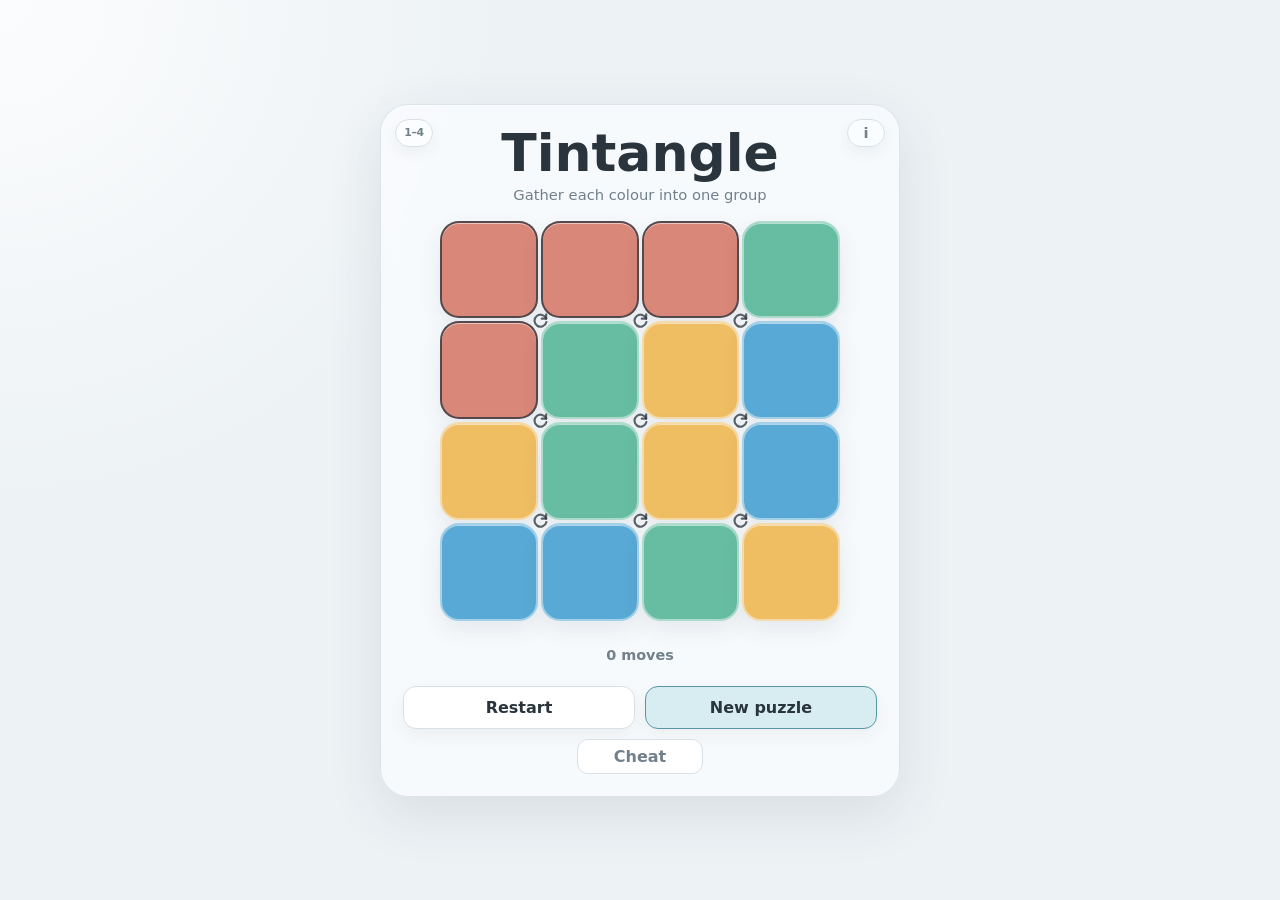
<file: index.html>
<!doctype html>
<html lang="en">

<head>
  <meta charset="utf-8">
  <meta name="viewport" content="width=device-width, initial-scale=1">
  <meta name="theme-color" content="#edf2f5">
  <title>Tintangle</title>
  <link rel="stylesheet" href="styles.css?v=20260714f">
  <script src="src/game.js?v=20260714g" defer></script>
</head>

<body>
  <main class="app">
    <section class="play-area" aria-labelledby="title">
      <button id="number-button" class="number-button" type="button" aria-pressed="false"
        aria-label="Show colour numbers">1–4</button>
      <button id="info-button" class="info-button" type="button" aria-expanded="false" aria-controls="info-panel"
        aria-label="How to play">i</button>

      <aside id="info-panel" class="info-panel" hidden>
        <h2>How to play</h2>
        <p>Make every colour into one edge-connected group.</p>
        <p>Use a rotation icon at an internal corner to turn its surrounding four squares clockwise.</p>
        <p>The number below the board is your move count. Each puzzle is solvable in seven or fewer moves.</p>
        <p>The 1–4 button shows or hides a number for each colour.</p>
        <p>"Cheat" restores the puzzle to its initial state, and illustrates one possible solution.</p>
      </aside>

      <div class="masthead">
        <h1 id="title" class="title-hint" tabindex="0"
          data-hint="Rotate tiles until each colour is together.">Tintangle</h1>
        <p class="subtitle">Gather each colour into one group</p>
      </div>

      <div id="board" class="board" aria-label="Colour board"></div>

      <div id="status" class="status" aria-live="polite">
        <p id="move-count">0 moves</p>
      </div>

      <div id="completion-message" class="completion-message" aria-live="polite"></div>

      <div class="toolbar" aria-label="Game controls">
        <button id="restart-button" type="button">Restart</button>
        <button id="new-button" type="button">New puzzle</button>
      </div>
      <div class="cheat-row">
        <button id="cheat-button" type="button" disabled>Cheat</button>
      </div>

      <dialog id="cheat-dialog" class="cheat-dialog" aria-labelledby="cheat-dialog-title">
        <form method="dialog">
          <h2 id="cheat-dialog-title">Use Cheat?</h2>
          <p>Are you sure? This will return the board to its initial state and show a solution.</p>
          <div class="dialog-actions">
            <button value="cancel" autofocus>Cancel</button>
            <button value="confirm">Show solution</button>
          </div>
        </form>
      </dialog>
    </section>
  </main>
</body>

</html>
</file>
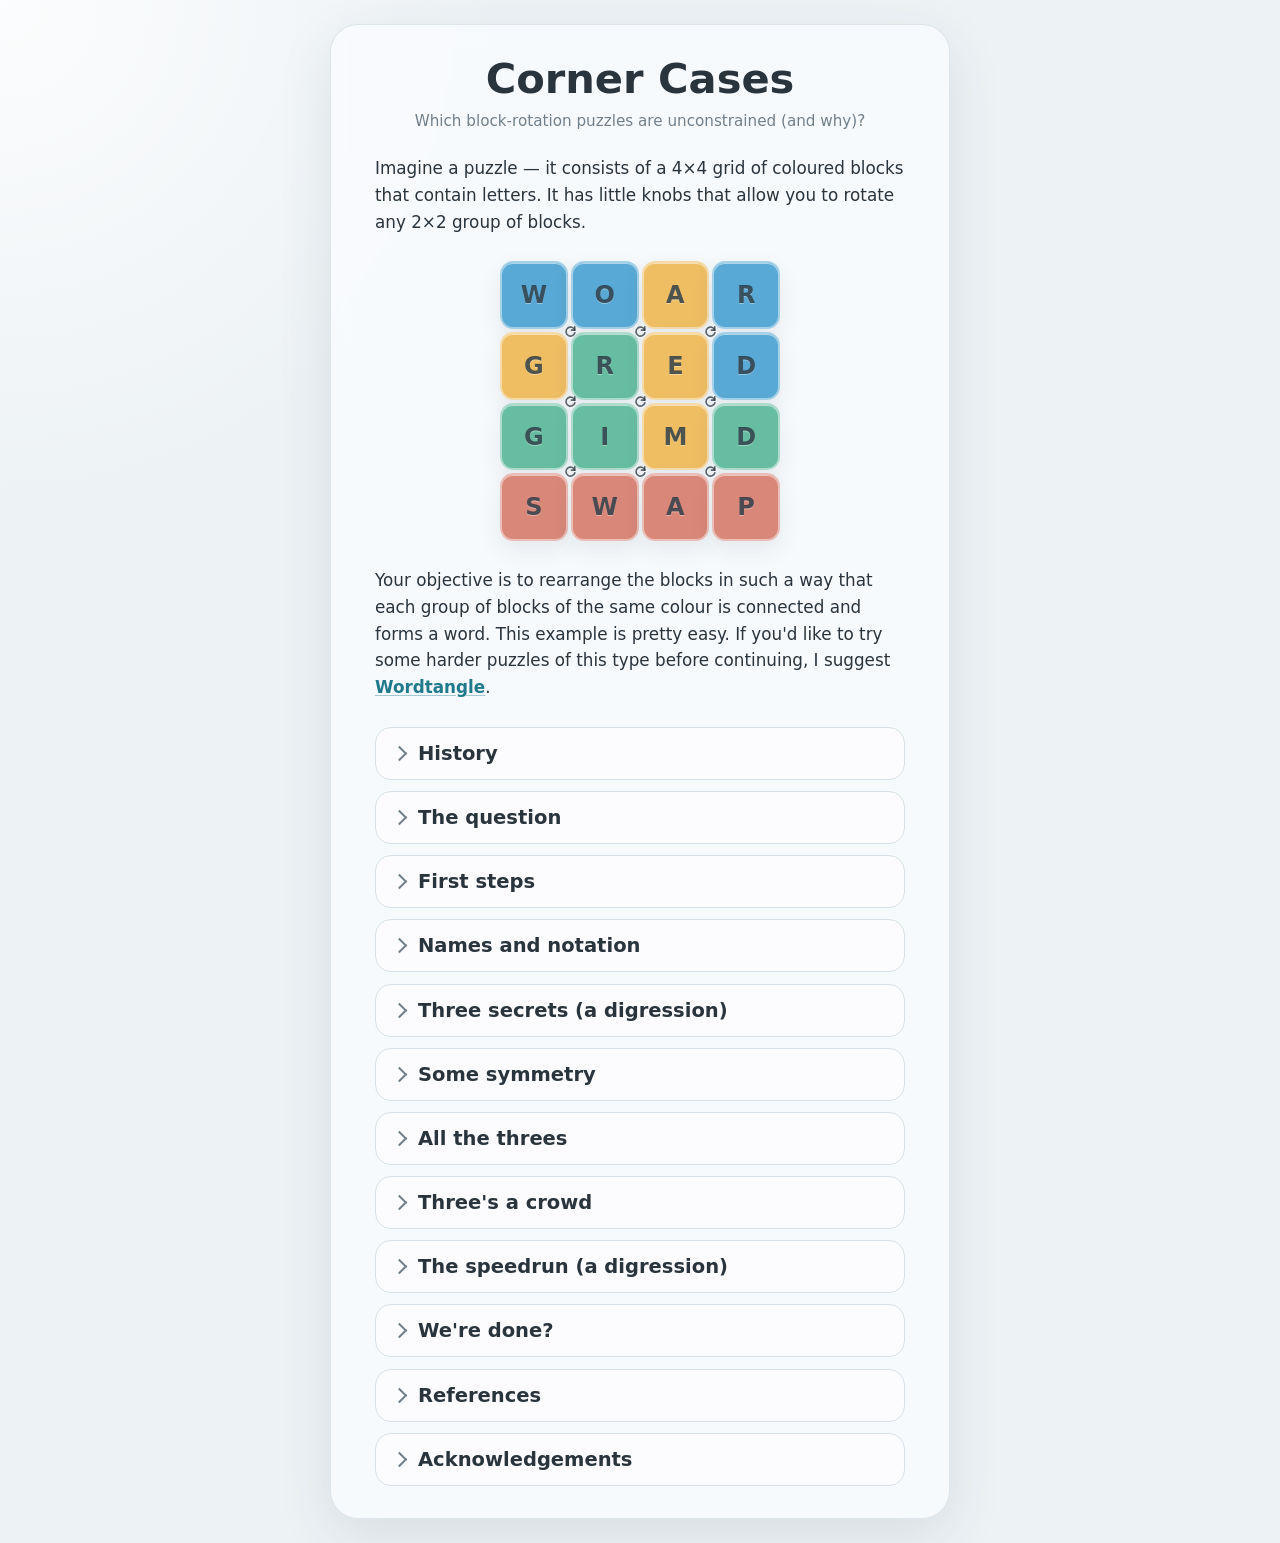
<file: grid-group-proof/index.html>
<!doctype html>
<html lang="en">

<head>
  <meta charset="utf-8">
  <meta name="viewport" content="width=device-width, initial-scale=1">
  <meta name="theme-color" content="#edf2f5">
  <title>Corner Cases</title>
  <link rel="stylesheet" href="styles.css">
</head>

<body>
  <main class="page">
    <article class="article">
      <div class="masthead">
        <h1>Corner Cases</h1>
        <p class="subtitle">Which block-rotation puzzles are unconstrained (and why)?</p>
      </div>

      <p>Imagine a puzzle — it consists of a 4×4 grid of coloured blocks that contain letters. It has little knobs
        that allow you to rotate any 2×2 group of blocks.</p>

      <figure class="board-figure">
        <div id="mini-board" class="mini-board"
          aria-label="Practice board: click a rotation arrow to turn the four tiles around it clockwise.">
          <div class="mini-tile" data-index="0" role="img" style="--colour:#58a9d5">W</div>
          <div class="mini-tile" data-index="1" role="img" style="--colour:#58a9d5">O</div>
          <div class="mini-tile" data-index="2" role="img" style="--colour:#efbd62">A</div>
          <div class="mini-tile" data-index="3" role="img" style="--colour:#58a9d5">R</div>
          <div class="mini-tile" data-index="4" role="img" style="--colour:#efbd62">G</div>
          <div class="mini-tile" data-index="5" role="img" style="--colour:#67bda1">R</div>
          <div class="mini-tile" data-index="6" role="img" style="--colour:#efbd62">E</div>
          <div class="mini-tile" data-index="7" role="img" style="--colour:#58a9d5">D</div>
          <div class="mini-tile" data-index="8" role="img" style="--colour:#67bda1">G</div>
          <div class="mini-tile" data-index="9" role="img" style="--colour:#67bda1">I</div>
          <div class="mini-tile" data-index="10" role="img" style="--colour:#efbd62">M</div>
          <div class="mini-tile" data-index="11" role="img" style="--colour:#67bda1">D</div>
          <div class="mini-tile" data-index="12" role="img" style="--colour:#d98778">S</div>
          <div class="mini-tile" data-index="13" role="img" style="--colour:#d98778">W</div>
          <div class="mini-tile" data-index="14" role="img" style="--colour:#d98778">A</div>
          <div class="mini-tile" data-index="15" role="img" style="--colour:#d98778">P</div>

          <button type="button" class="mini-rotation-icon" style="--row:1;--column:1" data-row="0" data-column="0"
            aria-label="Rotate the four tiles around this corner clockwise"><svg viewBox="0 0 24 24">
              <path d="M18.8 9.8A7.2 7.2 0 1 0 19 14" />
              <path d="M18.8 4.5v5.3h-5.3" />
            </svg></button>
          <button type="button" class="mini-rotation-icon" style="--row:1;--column:2" data-row="0" data-column="1"
            aria-label="Rotate the four tiles around this corner clockwise"><svg viewBox="0 0 24 24">
              <path d="M18.8 9.8A7.2 7.2 0 1 0 19 14" />
              <path d="M18.8 4.5v5.3h-5.3" />
            </svg></button>
          <button type="button" class="mini-rotation-icon" style="--row:1;--column:3" data-row="0" data-column="2"
            aria-label="Rotate the four tiles around this corner clockwise"><svg viewBox="0 0 24 24">
              <path d="M18.8 9.8A7.2 7.2 0 1 0 19 14" />
              <path d="M18.8 4.5v5.3h-5.3" />
            </svg></button>
          <button type="button" class="mini-rotation-icon" style="--row:2;--column:1" data-row="1" data-column="0"
            aria-label="Rotate the four tiles around this corner clockwise"><svg viewBox="0 0 24 24">
              <path d="M18.8 9.8A7.2 7.2 0 1 0 19 14" />
              <path d="M18.8 4.5v5.3h-5.3" />
            </svg></button>
          <button type="button" class="mini-rotation-icon" style="--row:2;--column:2" data-row="1" data-column="1"
            aria-label="Rotate the four tiles around this corner clockwise"><svg viewBox="0 0 24 24">
              <path d="M18.8 9.8A7.2 7.2 0 1 0 19 14" />
              <path d="M18.8 4.5v5.3h-5.3" />
            </svg></button>
          <button type="button" class="mini-rotation-icon" style="--row:2;--column:3" data-row="1" data-column="2"
            aria-label="Rotate the four tiles around this corner clockwise"><svg viewBox="0 0 24 24">
              <path d="M18.8 9.8A7.2 7.2 0 1 0 19 14" />
              <path d="M18.8 4.5v5.3h-5.3" />
            </svg></button>
          <button type="button" class="mini-rotation-icon" style="--row:3;--column:1" data-row="2" data-column="0"
            aria-label="Rotate the four tiles around this corner clockwise"><svg viewBox="0 0 24 24">
              <path d="M18.8 9.8A7.2 7.2 0 1 0 19 14" />
              <path d="M18.8 4.5v5.3h-5.3" />
            </svg></button>
          <button type="button" class="mini-rotation-icon" style="--row:3;--column:2" data-row="2" data-column="1"
            aria-label="Rotate the four tiles around this corner clockwise"><svg viewBox="0 0 24 24">
              <path d="M18.8 9.8A7.2 7.2 0 1 0 19 14" />
              <path d="M18.8 4.5v5.3h-5.3" />
            </svg></button>
          <button type="button" class="mini-rotation-icon" style="--row:3;--column:3" data-row="2" data-column="2"
            aria-label="Rotate the four tiles around this corner clockwise"><svg viewBox="0 0 24 24">
              <path d="M18.8 9.8A7.2 7.2 0 1 0 19 14" />
              <path d="M18.8 4.5v5.3h-5.3" />
            </svg></button>
        </div>
      </figure>

      <p>Your objective is to rearrange the blocks in such a way that each group of blocks of the same colour is
        connected and forms a word. This example is pretty easy. If you'd like to try some harder
        puzzles of this type before continuing, I suggest <a
          href="https://michael-albert-dun.github.io/tintangle/wordtangle/">Wordtangle</a>.</p>

      <details class="section">
        <summary>History</summary>
        <div class="section-body">
          <p>Puzzles built from shuffling blocks around a grid go back further than you might guess. The most famous
            ancestor is the <a href="https://en.wikipedia.org/wiki/15_puzzle">15 Puzzle</a>, which swept the United
            States and then Europe in a matter of months in 1880. Its popular origin story is wrong, as it happens:
            the showman Sam Loyd spent twenty years claiming he'd invented it, but puzzle historians Jerry Slocum and
            Dic Sonneveld eventually traced the real inventor to Noyes Chapman, a postmaster in Canastota, New York,
            who'd been circulating homemade copies since 1874.</p>

          <p>The 15 Puzzle slides tiles into a single empty gap. This puzzle instead rotates whole 2×2 blocks with no
            gap at all — but the two families are closer than they look:
            <a href="https://www.jaapsch.net/puzzles/graphpuzz.htm">sliding a piece all the way around a loop back to
              where it started has exactly the same effect as a rotation</a>. You can try both mechanics yourself in
            Simon Tatham's Portable Puzzle Collection: <a
              href="https://www.chiark.greenend.org.uk/~sgtatham/puzzles/js/fifteen.html">Fifteen</a>
            is the classic sliding original, <a
              href="https://www.chiark.greenend.org.uk/~sgtatham/puzzles/js/sixteen.html">Sixteen</a>
            shifts whole rows and columns instead, and <a
              href="https://www.chiark.greenend.org.uk/~sgtatham/puzzles/js/twiddle.html">Twiddle</a>
            rotates 2×2 (or larger) blocks, just like here — Tatham says he first met that move inside a puzzle from
            Metroid Prime 2. Turning blocks is, of course, also basically what a Rubik's Cube does, but on the faces
            of a cube instead of a flat grid.
          </p>

          <p>Thomas Lam formalised the mathematical version of this rotate-a-block puzzle in his 2022 paper
            <a href="https://arxiv.org/abs/2211.16787">"Solution to the Number Rotation Puzzle"</a>.</p>
        </div>
      </details>

      <details class="section">
        <summary>The question</summary>
        <div class="section-body">
          <p>In the basic example above, the solution "WORD GAME GRID SWAP" in rows was pretty obvious. But
            these words could be distributed differently:</p>

          <figure class="board-figure">
            <div class="mini-board" role="img"
              aria-label="A solved board: the same four words WORD, GAME, GRID and SWAP, but arranged as four interlocking L-shaped groups instead of straight rows.">
              <div class="mini-tile" style="--colour:#58a9d5">W</div>
              <div class="mini-tile" style="--colour:#58a9d5">O</div>
              <div class="mini-tile" style="--colour:#58a9d5">R</div>
              <div class="mini-tile" style="--colour:#efbd62">G</div>
              <div class="mini-tile" style="--colour:#67bda1">G</div>
              <div class="mini-tile" style="--colour:#67bda1">R</div>
              <div class="mini-tile" style="--colour:#58a9d5">D</div>
              <div class="mini-tile" style="--colour:#efbd62">A</div>
              <div class="mini-tile" style="--colour:#67bda1">I</div>
              <div class="mini-tile" style="--colour:#d98778">S</div>
              <div class="mini-tile" style="--colour:#efbd62">M</div>
              <div class="mini-tile" style="--colour:#efbd62">E</div>
              <div class="mini-tile" style="--colour:#67bda1">D</div>
              <div class="mini-tile" style="--colour:#d98778">W</div>
              <div class="mini-tile" style="--colour:#d98778">A</div>
              <div class="mini-tile" style="--colour:#d98778">P</div>
            </div>
          </figure>

          <p>or indeed with different words:</p>

          <figure class="board-figure">
            <div class="mini-board" role="img"
              aria-label="A solved board using the words WORD, MAGE, GRID and PAWS instead, arranged as four interlocking T-shaped groups rather than rows.">
              <div class="mini-tile" style="--colour:#58a9d5">W</div>
              <div class="mini-tile" style="--colour:#58a9d5">O</div>
              <div class="mini-tile" style="--colour:#58a9d5">R</div>
              <div class="mini-tile" style="--colour:#efbd62">M</div>
              <div class="mini-tile" style="--colour:#67bda1">G</div>
              <div class="mini-tile" style="--colour:#58a9d5">D</div>
              <div class="mini-tile" style="--colour:#efbd62">A</div>
              <div class="mini-tile" style="--colour:#efbd62">G</div>
              <div class="mini-tile" style="--colour:#67bda1">R</div>
              <div class="mini-tile" style="--colour:#67bda1">I</div>
              <div class="mini-tile" style="--colour:#d98778">P</div>
              <div class="mini-tile" style="--colour:#efbd62">E</div>
              <div class="mini-tile" style="--colour:#67bda1">D</div>
              <div class="mini-tile" style="--colour:#d98778">A</div>
              <div class="mini-tile" style="--colour:#d98778">W</div>
              <div class="mini-tile" style="--colour:#d98778">S</div>
            </div>
          </figure>

          <p>I hope this suggests the question:</p>

          <blockquote>Can any solution I imagine be reached?</blockquote>

          <p>Let's find out.</p>
        </div>
      </details>

      <details class="section">
        <summary>First steps</summary>
        <div class="section-body">
          <p>To start with we're going to look at the corresponding question for a 3×3 grid. Why 3×3? Three turns
            out to be a magic number: a lot of interesting structure in problems like this first shows up exactly
            when you move from two objects to three — with two things you can only swap them or leave them alone,
            but three is where real cycles, and real complexity, begin. It's also a smaller board to reason about,
            and hopefully when we're done we might understand enough to handle the 4×4 case as well<span
              class="footnote" tabindex="0" data-hint="That is certainly true.">*</span>.</p>

          <p>Here's a 3×3 grid of blocks:</p>

          <figure class="board-figure">
            <div class="mini-board" style="--board-size:3"
              aria-label="A 3 by 3 practice board: click a rotation arrow to turn the four tiles around it clockwise.">
              <div class="mini-tile" data-index="0" role="img" style="--colour:#58a9d5">D</div>
              <div class="mini-tile" data-index="1" role="img" style="--colour:#58a9d5">O</div>
              <div class="mini-tile" data-index="2" role="img" style="--colour:#58a9d5">G</div>
              <div class="mini-tile" data-index="3" role="img" style="--colour:#efbd62">C</div>
              <div class="mini-tile" data-index="4" role="img" style="--colour:#efbd62">A</div>
              <div class="mini-tile" data-index="5" role="img" style="--colour:#efbd62">T</div>
              <div class="mini-tile" data-index="6" role="img" style="--colour:#67bda1">E</div>
              <div class="mini-tile" data-index="7" role="img" style="--colour:#67bda1">M</div>
              <div class="mini-tile" data-index="8" role="img" style="--colour:#67bda1">U</div>

              <button type="button" class="mini-rotation-icon" style="--row:1;--column:1" data-row="0" data-column="0"
                aria-label="Rotate the four tiles around this corner clockwise"><svg viewBox="0 0 24 24">
                  <path d="M18.8 9.8A7.2 7.2 0 1 0 19 14" />
                  <path d="M18.8 4.5v5.3h-5.3" />
                </svg></button>
              <button type="button" class="mini-rotation-icon" style="--row:1;--column:2" data-row="0" data-column="1"
                aria-label="Rotate the four tiles around this corner clockwise"><svg viewBox="0 0 24 24">
                  <path d="M18.8 9.8A7.2 7.2 0 1 0 19 14" />
                  <path d="M18.8 4.5v5.3h-5.3" />
                </svg></button>
              <button type="button" class="mini-rotation-icon" style="--row:2;--column:1" data-row="1" data-column="0"
                aria-label="Rotate the four tiles around this corner clockwise"><svg viewBox="0 0 24 24">
                  <path d="M18.8 9.8A7.2 7.2 0 1 0 19 14" />
                  <path d="M18.8 4.5v5.3h-5.3" />
                </svg></button>
              <button type="button" class="mini-rotation-icon" style="--row:2;--column:2" data-row="1" data-column="1"
                aria-label="Rotate the four tiles around this corner clockwise"><svg viewBox="0 0 24 24">
                  <path d="M18.8 9.8A7.2 7.2 0 1 0 19 14" />
                  <path d="M18.8 4.5v5.3h-5.3" />
                </svg></button>
            </div>
          </figure>

          <p>We actually want to talk about <em>all</em> possible arrangements and <em>all</em> possible solutions,
            so it makes sense to forget about the contents of the blocks and focus on what the rotations
            do.</p>

          <p>A rotation simply changes the <em>positions</em> of some of the blocks, and a more complex sequence of
            rotations does the same thing. Keeping track of positions is likely to be helpful. We can represent
            the starting position simply as</p>

          <figure class="board-figure">
            <div class="mini-board" style="--board-size:3"
              aria-label="A 3 by 3 practice board numbered 1 to 9 in reading order: click a rotation arrow to turn the four tiles around it clockwise.">
              <div class="mini-tile" data-index="0" role="img" style="--colour:#dbe3ea">1</div>
              <div class="mini-tile" data-index="1" role="img" style="--colour:#dbe3ea">2</div>
              <div class="mini-tile" data-index="2" role="img" style="--colour:#dbe3ea">3</div>
              <div class="mini-tile" data-index="3" role="img" style="--colour:#dbe3ea">4</div>
              <div class="mini-tile" data-index="4" role="img" style="--colour:#dbe3ea">5</div>
              <div class="mini-tile" data-index="5" role="img" style="--colour:#dbe3ea">6</div>
              <div class="mini-tile" data-index="6" role="img" style="--colour:#dbe3ea">7</div>
              <div class="mini-tile" data-index="7" role="img" style="--colour:#dbe3ea">8</div>
              <div class="mini-tile" data-index="8" role="img" style="--colour:#dbe3ea">9</div>

              <button type="button" class="mini-rotation-icon" style="--row:1;--column:1" data-row="0" data-column="0"
                aria-label="Rotate the four tiles around this corner clockwise"><svg viewBox="0 0 24 24">
                  <path d="M18.8 9.8A7.2 7.2 0 1 0 19 14" />
                  <path d="M18.8 4.5v5.3h-5.3" />
                </svg></button>
              <button type="button" class="mini-rotation-icon" style="--row:1;--column:2" data-row="0" data-column="1"
                aria-label="Rotate the four tiles around this corner clockwise"><svg viewBox="0 0 24 24">
                  <path d="M18.8 9.8A7.2 7.2 0 1 0 19 14" />
                  <path d="M18.8 4.5v5.3h-5.3" />
                </svg></button>
              <button type="button" class="mini-rotation-icon" style="--row:2;--column:1" data-row="1" data-column="0"
                aria-label="Rotate the four tiles around this corner clockwise"><svg viewBox="0 0 24 24">
                  <path d="M18.8 9.8A7.2 7.2 0 1 0 19 14" />
                  <path d="M18.8 4.5v5.3h-5.3" />
                </svg></button>
              <button type="button" class="mini-rotation-icon" style="--row:2;--column:2" data-row="1" data-column="1"
                aria-label="Rotate the four tiles around this corner clockwise"><svg viewBox="0 0 24 24">
                  <path d="M18.8 9.8A7.2 7.2 0 1 0 19 14" />
                  <path d="M18.8 4.5v5.3h-5.3" />
                </svg></button>
            </div>
            <button type="button" class="mini-reset-button">Reset</button>
          </figure>

          <p>What happens to that if you rotate the upper-left corner, then the lower-right, and then the
            upper-right? You should get:</p>

          <figure class="board-figure">
            <div class="mini-board" style="--board-size:3" role="img"
              aria-label="The result: 4, 8, 1 on the top row; 5, 2, 3 in the middle row; 7, 9, 6 on the bottom row.">
              <div class="mini-tile" style="--colour:#dbe3ea">4</div>
              <div class="mini-tile" style="--colour:#dbe3ea">8</div>
              <div class="mini-tile" style="--colour:#dbe3ea">1</div>
              <div class="mini-tile" style="--colour:#dbe3ea">5</div>
              <div class="mini-tile" style="--colour:#dbe3ea">2</div>
              <div class="mini-tile" style="--colour:#dbe3ea">3</div>
              <div class="mini-tile" style="--colour:#dbe3ea">7</div>
              <div class="mini-tile" style="--colour:#dbe3ea">9</div>
              <div class="mini-tile" style="--colour:#dbe3ea">6</div>
            </div>
          </figure>

          <p>Position 1 goes to position 3, 2 goes to 5, 3 goes to 6 … there must be a better way to write
            that down.</p>

          <p>One way is to list the destinations of positions 1 through 9 in a single row, as
            <span class="notation">3 5 6 1 4 9 7 2 8</span><span class="footnote" tabindex="0"
              data-hint="Called one-line notation for permutations.">*</span>. Another way, sometimes more
            compact, is to follow "chains of positions" — since 1 goes to 3, where does 3 go (to 6), then where
            does 6 go? Eventually those chains close off into loops and we get something like
            <span class="notation">(1 3 6 9 8 2 5 4)</span><span class="footnote" tabindex="0"
              data-hint="Called cycle notation for permutations.">*</span>, leaving 7 fixed in place.</p>
        </div>
      </details>

      <details class="section">
        <summary>Names and notation</summary>
        <div class="section-body">
          <p>It's going to get tiresome to keep saying things like "rotate the upper left corner". Let's agree
            that <span class="notation">A</span> stands for that, and <span class="notation">B</span>,
            <span class="notation">C</span>, and <span class="notation">D</span> stand for rotating the upper
            right, lower left, and lower right corners. It's also useful to note that doing
            <span class="notation">A</span> four times in a row does nothing — or differently put, doing it three
            times in a row undoes it<span class="footnote" tabindex="0"
              data-hint="If we wanted to get technical, we'd call it the inverse.">*</span>. That's so convenient
            it's worth having its own symbol, say <span class="notation">a</span>, and likewise
            <span class="notation">b</span>, <span class="notation">c</span>, and <span class="notation">d</span>.</p>

          <p>We can write these down in terms of their loops:</p>

          <table class="op-table">
            <thead>
              <tr>
                <th scope="col">Operation</th>
                <th scope="col">Cycles</th>
                <th scope="col">Inverse</th>
                <th scope="col">Cycles</th>
              </tr>
            </thead>
            <tbody>
              <tr>
                <td><span class="notation">A</span></td>
                <td><span class="notation">(1 2 5 4)</span></td>
                <td><span class="notation">a</span></td>
                <td><span class="notation">(1 4 5 2)</span></td>
              </tr>
              <tr>
                <td><span class="notation">B</span></td>
                <td><span class="notation">(2 3 6 5)</span></td>
                <td><span class="notation">b</span></td>
                <td><span class="notation">(2 5 6 3)</span></td>
              </tr>
              <tr>
                <td><span class="notation">C</span></td>
                <td><span class="notation">(4 5 8 7)</span></td>
                <td><span class="notation">c</span></td>
                <td><span class="notation">(4 7 8 5)</span></td>
              </tr>
              <tr>
                <td><span class="notation">D</span></td>
                <td><span class="notation">(5 6 9 8)</span></td>
                <td><span class="notation">d</span></td>
                <td><span class="notation">(5 8 9 6)</span></td>
              </tr>
            </tbody>
          </table>

          <p>We can see what happens when we apply them one after the other.</p>

          <figure class="board-figure">
            <div class="mini-board op-board" style="--board-size:3"
              aria-label="A 3 by 3 board numbered 1 to 9. Use the lettered buttons below to apply operations to it.">
              <div class="mini-tile" data-index="0" role="img" style="--colour:#dbe3ea">1</div>
              <div class="mini-tile" data-index="1" role="img" style="--colour:#dbe3ea">2</div>
              <div class="mini-tile" data-index="2" role="img" style="--colour:#dbe3ea">3</div>
              <div class="mini-tile" data-index="3" role="img" style="--colour:#dbe3ea">4</div>
              <div class="mini-tile" data-index="4" role="img" style="--colour:#dbe3ea">5</div>
              <div class="mini-tile" data-index="5" role="img" style="--colour:#dbe3ea">6</div>
              <div class="mini-tile" data-index="6" role="img" style="--colour:#dbe3ea">7</div>
              <div class="mini-tile" data-index="7" role="img" style="--colour:#dbe3ea">8</div>
              <div class="mini-tile" data-index="8" role="img" style="--colour:#dbe3ea">9</div>
            </div>

            <div class="op-buttons" role="group" aria-label="Apply an operation">
              <div class="op-pair">
                <button type="button" class="op-button" data-op="A" aria-label="Apply A: rotate the upper-left corner clockwise">A</button>
                <span class="op-slash" aria-hidden="true">/</span>
                <button type="button" class="op-button" data-op="a" aria-label="Apply a: rotate the upper-left corner anticlockwise">a</button>
              </div>
              <div class="op-pair">
                <button type="button" class="op-button" data-op="B" aria-label="Apply B: rotate the upper-right corner clockwise">B</button>
                <span class="op-slash" aria-hidden="true">/</span>
                <button type="button" class="op-button" data-op="b" aria-label="Apply b: rotate the upper-right corner anticlockwise">b</button>
              </div>
              <div class="op-pair">
                <button type="button" class="op-button" data-op="C" aria-label="Apply C: rotate the lower-left corner clockwise">C</button>
                <span class="op-slash" aria-hidden="true">/</span>
                <button type="button" class="op-button" data-op="c" aria-label="Apply c: rotate the lower-left corner anticlockwise">c</button>
              </div>
              <div class="op-pair">
                <button type="button" class="op-button" data-op="D" aria-label="Apply D: rotate the lower-right corner clockwise">D</button>
                <span class="op-slash" aria-hidden="true">/</span>
                <button type="button" class="op-button" data-op="d" aria-label="Apply d: rotate the lower-right corner anticlockwise">d</button>
              </div>
            </div>
            <button type="button" class="mini-reset-button op-reset">Reset</button>

            <div class="op-status">
              <p>Sequence applied: <span class="notation op-sequence">(none yet)</span></p>
              <p>Current permutation: <span class="notation op-cycles">(no change)</span></p>
            </div>
          </figure>

          <p>Try out the sequence <span class="notation">A D a d</span>. It does something interesting — it
            leaves the first and third columns alone, and cycles the middle column down one space (with the 8
            floating back to the top). This is called a 3-cycle. Sequences of moves like this,
            that make different and structured changes in a puzzle, are often a key to its solution. If you've
            ever done Rubik's cube at all seriously you know this already!</p>
        </div>
      </details>

      <details class="section">
        <summary>Three secrets (a digression)</summary>
        <div class="section-body">
          <p>I'm going to tell you three important secrets.</p>

          <h3>Secret 1</h3>

          <p>I'm a mathematician. Not much of a secret, probably. But,</p>

          <h3>Secret 2</h3>

          <p>You're probably a mathematician too. Or at least mathematician-adjacent. If you've got this far then
            you're interested in puzzles and how they work. Doing the kind of puzzles we're talking about
            here, as well as many other popular ones such as
            <a href="https://en.wikipedia.org/wiki/Sudoku">sudoku</a>,
            <a href="https://en.wikipedia.org/wiki/KenKen">ken ken</a>, and
            <a href="https://en.wikipedia.org/wiki/Kakuro">many</a>
            <a href="https://en.wikipedia.org/wiki/Nonogram">other</a>
            <a href="https://en.wikipedia.org/wiki/Slitherlink">logic</a>
            <a href="https://en.wikipedia.org/wiki/Masyu">puzzles</a>, is indistinguishable from mathematics. What
            I'm explaining here really <em>is</em> mathematics. If you want to see just how deep that rabbit
            hole goes, take a look at the puzzles hosted at
            <a href="https://www.logic-masters.de/">logic-masters.de</a>.</p>

          <h3>Secret 3</h3>

          <p>Mathematicians are lazy. Hey, let's not have any mathematician-shaming. Let's say mathematicians
            prefer to avoid unnecessary work. There's a big spectrum of ways in which we do that. One is to go
            find work that other mathematicians have done already and quote that<span class="footnote" tabindex="0"
              data-hint="We have seen that the group of permutations of the positions we can carry out contains a 3-cycle. It is easy to see that it is two-transitive, hence primitive, so by Jordan's theorem (1873) it is A₉ or S₉, but it contains odd permutations, so it's the latter.">*</span>.
            Another is to find some little observation and then use it in a bunch of different contexts. I'm
            rather partial to that kind of argument, so that's where we're going from here.</p>
        </div>
      </details>

      <details class="section">
        <summary>Some symmetry</summary>
        <div class="section-body">
          <p>Imagine picking up the puzzle and giving it a quarter-turn clockwise before you start, and then
            applying the same moves <span class="notation">A D a d</span> as before, using the same corner
            locations as always. If you don't account for that initial turn, what you'll see is a messier tangle —
            the turn's own effect gets mixed in with the three-cycle. Rotate (or flip) the board below, apply
            <span class="notation">A D a d</span>, and then use "Restore orientation" to peel the initial turn back
            off: you'll find it's the three elements 4, 5 and 6 that cycled, rather than 2, 5 and 8. Flipping the
            board over instead (did I tell you it was two-sided?) leaves the positions 2, 5 and 8 unchanged as a
            set, but reverses the order in which they cycle.</p>

          <figure class="board-figure">
            <div class="mini-board op-board" style="--board-size:3"
              aria-label="A 3 by 3 board numbered 1 to 9. Rotate or flip the whole board, apply operations, then restore its orientation.">
              <div class="mini-tile" data-index="0" role="img" style="--colour:#dbe3ea">1</div>
              <div class="mini-tile" data-index="1" role="img" style="--colour:#dbe3ea">2</div>
              <div class="mini-tile" data-index="2" role="img" style="--colour:#dbe3ea">3</div>
              <div class="mini-tile" data-index="3" role="img" style="--colour:#dbe3ea">4</div>
              <div class="mini-tile" data-index="4" role="img" style="--colour:#dbe3ea">5</div>
              <div class="mini-tile" data-index="5" role="img" style="--colour:#dbe3ea">6</div>
              <div class="mini-tile" data-index="6" role="img" style="--colour:#dbe3ea">7</div>
              <div class="mini-tile" data-index="7" role="img" style="--colour:#dbe3ea">8</div>
              <div class="mini-tile" data-index="8" role="img" style="--colour:#dbe3ea">9</div>
            </div>

            <div class="op-panels">
              <div class="op-panel">
                <p class="op-panel-title">Orient</p>
                <div class="op-orient-column" role="group" aria-label="Rotate or flip the whole board">
                  <button type="button" class="op-orient-button" data-orient="rotate">Rotate 90°</button>
                  <button type="button" class="op-orient-button" data-orient="flip">Flip</button>
                </div>
              </div>

              <div class="op-panel">
                <p class="op-panel-title">Operate</p>
                <div class="op-buttons" role="group" aria-label="Apply an operation">
                  <div class="op-pair">
                    <button type="button" class="op-button" data-op="A" aria-label="Apply A: rotate the upper-left corner location clockwise">A</button>
                    <span class="op-slash" aria-hidden="true">/</span>
                    <button type="button" class="op-button" data-op="a" aria-label="Apply a: rotate the upper-left corner location anticlockwise">a</button>
                  </div>
                  <div class="op-pair">
                    <button type="button" class="op-button" data-op="B" aria-label="Apply B: rotate the upper-right corner location clockwise">B</button>
                    <span class="op-slash" aria-hidden="true">/</span>
                    <button type="button" class="op-button" data-op="b" aria-label="Apply b: rotate the upper-right corner location anticlockwise">b</button>
                  </div>
                  <div class="op-pair">
                    <button type="button" class="op-button" data-op="C" aria-label="Apply C: rotate the lower-left corner location clockwise">C</button>
                    <span class="op-slash" aria-hidden="true">/</span>
                    <button type="button" class="op-button" data-op="c" aria-label="Apply c: rotate the lower-left corner location anticlockwise">c</button>
                  </div>
                  <div class="op-pair">
                    <button type="button" class="op-button" data-op="D" aria-label="Apply D: rotate the lower-right corner location clockwise">D</button>
                    <span class="op-slash" aria-hidden="true">/</span>
                    <button type="button" class="op-button" data-op="d" aria-label="Apply d: rotate the lower-right corner location anticlockwise">d</button>
                  </div>
                </div>
              </div>

              <div class="op-panel">
                <p class="op-panel-title">Restore</p>
                <button type="button" class="op-restore-button">Restore orientation</button>
              </div>
            </div>

            <button type="button" class="mini-reset-button op-reset">Reset</button>

            <div class="op-status">
              <p>Sequence applied: <span class="notation op-sequence">(none yet)</span></p>
              <p>Current permutation: <span class="notation op-cycles">(no change)</span></p>
            </div>
          </figure>

          <p>This is the basis for a general rule: whatever symmetric version of a move we want, we can do that
            too.</p>
        </div>
      </details>

      <details class="section">
        <summary>All the threes</summary>
        <div class="section-body">
          <p>An interesting thing about a three-cycle <span class="notation">(x y z)</span> is that if you apply
            it twice you get <span class="notation">(x z y)</span>, and if you apply it three times of course you
            get back to "nothing happens". But what this means is that if we can work out somehow to produce a
            three-cycle that moves three specific positions, then we also have <em>every</em> three-cycle that
            moves just those three positions (since x has to go to y or z, and that determines the third one).</p>

          <p>So far we only have the three-cycles that move the middle column. Can we get more? Yes — this is
            a standard trick. Imagine we do some moves, then we do the <span class="notation">A D a d</span>
            sequence (cycling the middle column) and then we undo the moves we originally did (do them again in
            reverse order, swapping each of <span class="notation">A</span>/<span class="notation">a</span>,
            <span class="notation">B</span>/<span class="notation">b</span>,
            <span class="notation">C</span>/<span class="notation">c</span> and
            <span class="notation">D</span>/<span class="notation">d</span> for its partner). What will we have
            moved then? Well, try it out.</p>

          <figure class="board-figure">
            <div class="mini-board op-board" style="--board-size:3"
              aria-label="A 3 by 3 board numbered 1 to 9. Choose some setup moves, cycle the middle column, then undo the setup.">
              <div class="mini-tile" data-index="0" role="img" style="--colour:#dbe3ea">1</div>
              <div class="mini-tile" data-index="1" role="img" style="--colour:#dbe3ea">2</div>
              <div class="mini-tile" data-index="2" role="img" style="--colour:#dbe3ea">3</div>
              <div class="mini-tile" data-index="3" role="img" style="--colour:#dbe3ea">4</div>
              <div class="mini-tile" data-index="4" role="img" style="--colour:#dbe3ea">5</div>
              <div class="mini-tile" data-index="5" role="img" style="--colour:#dbe3ea">6</div>
              <div class="mini-tile" data-index="6" role="img" style="--colour:#dbe3ea">7</div>
              <div class="mini-tile" data-index="7" role="img" style="--colour:#dbe3ea">8</div>
              <div class="mini-tile" data-index="8" role="img" style="--colour:#dbe3ea">9</div>
            </div>

            <div class="op-panels">
              <div class="op-panel">
                <p class="op-panel-title">Setup</p>
                <div class="op-buttons" role="group" aria-label="Choose some setup moves">
                  <div class="op-pair">
                    <button type="button" class="op-setup-button" data-op="A" aria-label="Apply A: rotate the upper-left corner location clockwise">A</button>
                    <span class="op-slash" aria-hidden="true">/</span>
                    <button type="button" class="op-setup-button" data-op="a" aria-label="Apply a: rotate the upper-left corner location anticlockwise">a</button>
                  </div>
                  <div class="op-pair">
                    <button type="button" class="op-setup-button" data-op="B" aria-label="Apply B: rotate the upper-right corner location clockwise">B</button>
                    <span class="op-slash" aria-hidden="true">/</span>
                    <button type="button" class="op-setup-button" data-op="b" aria-label="Apply b: rotate the upper-right corner location anticlockwise">b</button>
                  </div>
                  <div class="op-pair">
                    <button type="button" class="op-setup-button" data-op="C" aria-label="Apply C: rotate the lower-left corner location clockwise">C</button>
                    <span class="op-slash" aria-hidden="true">/</span>
                    <button type="button" class="op-setup-button" data-op="c" aria-label="Apply c: rotate the lower-left corner location anticlockwise">c</button>
                  </div>
                  <div class="op-pair">
                    <button type="button" class="op-setup-button" data-op="D" aria-label="Apply D: rotate the lower-right corner location clockwise">D</button>
                    <span class="op-slash" aria-hidden="true">/</span>
                    <button type="button" class="op-setup-button" data-op="d" aria-label="Apply d: rotate the lower-right corner location anticlockwise">d</button>
                  </div>
                </div>
              </div>

              <div class="op-panel">
                <p class="op-panel-title">Cycle</p>
                <button type="button" class="op-preset-button" data-preset="ADad">Apply A D a d</button>
              </div>

              <div class="op-panel">
                <p class="op-panel-title">Undo</p>
                <button type="button" class="op-undo-button">Undo setup moves</button>
              </div>
            </div>

            <button type="button" class="mini-reset-button op-reset">Reset</button>

            <div class="op-status">
              <p>Sequence applied: <span class="notation op-sequence">(none yet)</span></p>
              <p>Current permutation: <span class="notation op-cycles">(no change)</span></p>
            </div>
          </figure>

          <p>We get another three-cycle that moves exactly the positions that were moved into the central column
            by our initial sequence of moves. And so we have all the three-cycles there. And also on all the
            symmetric versions of "there" obtained by rotating and flipping the square.</p>

          <p>There are 84 different sets of three positions in the square, but up to symmetry only 16.
            These are shown below divided up according to how many different versions of each one there
            are (the different versions are called their orbits) after applying the symmetries of the square. 
          </p>

          <div class="dot-gallery">
            <div class="dot-gallery-group">
              <p class="dot-gallery-title">Orbits of size 8</p>
              <div class="dot-gallery-row">
                <div class="dot-grid" data-cells="1,2,5"></div>
                <div class="dot-grid" data-cells="1,2,6"></div>
                <div class="dot-grid" data-cells="1,2,7"></div>
                <div class="dot-grid" data-cells="1,2,8"></div>
                <div class="dot-grid" data-cells="1,2,9"></div>
                <div class="dot-grid" data-cells="1,5,6"></div>
              </div>
            </div>
            <div class="dot-gallery-group">
              <p class="dot-gallery-title">Orbits of size 4</p>
              <div class="dot-gallery-row">
                <div class="dot-grid" data-cells="1,2,3"></div>
                <div class="dot-grid" data-cells="1,2,4"></div>
                <div class="dot-grid" data-cells="1,3,5"></div>
                <div class="dot-grid" data-cells="1,3,7"></div>
                <div class="dot-grid" data-cells="1,3,8"></div>
                <div class="dot-grid" data-cells="1,6,8"></div>
                <div class="dot-grid" data-cells="2,4,5"></div>
                <div class="dot-grid" data-cells="2,4,6"></div>
              </div>
            </div>
            <div class="dot-gallery-group">
              <p class="dot-gallery-title">Orbits of size 2</p>
              <div class="dot-gallery-row">
                <div class="dot-grid" data-cells="1,5,9"></div>
                <div class="dot-grid" data-cells="4,5,6"></div>
              </div>
            </div>
          </div>

          <p>Can we catch them all? Starting from the central column, apply some operations and see how many of
            the 84 sets of three you can find (when you find a type, it counts as finiding all the sets of that type).</p>

          <figure class="board-figure">
            <div class="mini-board op-board op-board-discs" style="--board-size:3"
              aria-label="A 3 by 3 board with three marked discs. Apply operations to see which sets of three positions you can reach from the central column.">
              <div class="mini-tile" data-index="0" role="img" style="--colour:#dbe3ea"></div>
              <div class="mini-tile" data-index="1" role="img" style="--colour:#dbe3ea"><span class="tile-disc"></span></div>
              <div class="mini-tile" data-index="2" role="img" style="--colour:#dbe3ea"></div>
              <div class="mini-tile" data-index="3" role="img" style="--colour:#dbe3ea"></div>
              <div class="mini-tile" data-index="4" role="img" style="--colour:#dbe3ea"><span class="tile-disc"></span></div>
              <div class="mini-tile" data-index="5" role="img" style="--colour:#dbe3ea"></div>
              <div class="mini-tile" data-index="6" role="img" style="--colour:#dbe3ea"></div>
              <div class="mini-tile" data-index="7" role="img" style="--colour:#dbe3ea"><span class="tile-disc"></span></div>
              <div class="mini-tile" data-index="8" role="img" style="--colour:#dbe3ea"></div>
            </div>

            <div class="op-buttons" role="group" aria-label="Apply an operation">
              <div class="op-pair">
                <button type="button" class="op-button" data-op="A" aria-label="Apply A: rotate the upper-left corner location clockwise">A</button>
                <span class="op-slash" aria-hidden="true">/</span>
                <button type="button" class="op-button" data-op="a" aria-label="Apply a: rotate the upper-left corner location anticlockwise">a</button>
              </div>
              <div class="op-pair">
                <button type="button" class="op-button" data-op="B" aria-label="Apply B: rotate the upper-right corner location clockwise">B</button>
                <span class="op-slash" aria-hidden="true">/</span>
                <button type="button" class="op-button" data-op="b" aria-label="Apply b: rotate the upper-right corner location anticlockwise">b</button>
              </div>
              <div class="op-pair">
                <button type="button" class="op-button" data-op="C" aria-label="Apply C: rotate the lower-left corner location clockwise">C</button>
                <span class="op-slash" aria-hidden="true">/</span>
                <button type="button" class="op-button" data-op="c" aria-label="Apply c: rotate the lower-left corner location anticlockwise">c</button>
              </div>
              <div class="op-pair">
                <button type="button" class="op-button" data-op="D" aria-label="Apply D: rotate the lower-right corner location clockwise">D</button>
                <span class="op-slash" aria-hidden="true">/</span>
                <button type="button" class="op-button" data-op="d" aria-label="Apply d: rotate the lower-right corner location anticlockwise">d</button>
              </div>
            </div>
            <button type="button" class="mini-reset-button op-reset">Reset</button>

            <div class="catch-status">
              <p>Current triple: <span class="dot-grid catch-current"></span></p>
              <p>Found <span class="notation catch-count">1</span> of 16 types so far — click a found one to jump
                there:</p>
              <div class="dot-gallery">
                <div class="dot-gallery-group">
                  <p class="dot-gallery-title">Orbits of size 8</p>
                  <div class="dot-gallery-row">
                    <button type="button" class="dot-grid catch-type-grid" data-cells="1,2,5" disabled aria-label="Jump to the type containing positions 1, 2, 5"></button>
                    <button type="button" class="dot-grid catch-type-grid" data-cells="1,2,6" disabled aria-label="Jump to the type containing positions 1, 2, 6"></button>
                    <button type="button" class="dot-grid catch-type-grid" data-cells="1,2,7" disabled aria-label="Jump to the type containing positions 1, 2, 7"></button>
                    <button type="button" class="dot-grid catch-type-grid" data-cells="1,2,8" disabled aria-label="Jump to the type containing positions 1, 2, 8"></button>
                    <button type="button" class="dot-grid catch-type-grid" data-cells="1,2,9" disabled aria-label="Jump to the type containing positions 1, 2, 9"></button>
                    <button type="button" class="dot-grid catch-type-grid" data-cells="1,5,6" disabled aria-label="Jump to the type containing positions 1, 5, 6"></button>
                  </div>
                </div>
                <div class="dot-gallery-group">
                  <p class="dot-gallery-title">Orbits of size 4</p>
                  <div class="dot-gallery-row">
                    <button type="button" class="dot-grid catch-type-grid" data-cells="1,2,3" disabled aria-label="Jump to the type containing positions 1, 2, 3"></button>
                    <button type="button" class="dot-grid catch-type-grid" data-cells="1,2,4" disabled aria-label="Jump to the type containing positions 1, 2, 4"></button>
                    <button type="button" class="dot-grid catch-type-grid" data-cells="1,3,5" disabled aria-label="Jump to the type containing positions 1, 3, 5"></button>
                    <button type="button" class="dot-grid catch-type-grid" data-cells="1,3,7" disabled aria-label="Jump to the type containing positions 1, 3, 7"></button>
                    <button type="button" class="dot-grid catch-type-grid" data-cells="1,3,8" disabled aria-label="Jump to the type containing positions 1, 3, 8"></button>
                    <button type="button" class="dot-grid catch-type-grid" data-cells="1,6,8" disabled aria-label="Jump to the type containing positions 1, 6, 8"></button>
                    <button type="button" class="dot-grid catch-type-grid" data-cells="2,4,5" disabled aria-label="Jump to the type containing positions 2, 4, 5"></button>
                    <button type="button" class="dot-grid catch-type-grid" data-cells="2,4,6" disabled aria-label="Jump to the type containing positions 2, 4, 6"></button>
                  </div>
                </div>
                <div class="dot-gallery-group">
                  <p class="dot-gallery-title">Orbits of size 2</p>
                  <div class="dot-gallery-row">
                    <button type="button" class="dot-grid catch-type-grid" data-cells="1,5,9" disabled aria-label="Jump to the type containing positions 1, 5, 9"></button>
                    <button type="button" class="dot-grid catch-type-grid" data-cells="4,5,6" disabled aria-label="Jump to the type containing positions 4, 5, 6"></button>
                  </div>
                </div>
              </div>
            </div>
          </figure>

          <p>I hope you caught them all — if not, keep trying. Or trust me — you can.</p>
        </div>
      </details>

      <details class="section">
        <summary>Three's a crowd</summary>
        <div class="section-body">
          <p>Triples are nice, but it turns out that we can't achieve <em>all</em> permutations using just
            three-cycles (don't ask). But two-cycles (usually called <em>transpositions</em>), that just exchange
            two elements, are a different story. Imagine we could use all the transpositions. That's a pretty easy
            puzzle to solve — rearrange the grid below so that 1–9 are in the correct order.</p>

          <figure class="board-figure">
            <div class="mini-board swap-board" style="--board-size:3"
              aria-label="A 3 by 3 board numbered 1 to 9, shuffled. Click any two tiles to swap them until they read 1 to 9 in order.">
              <button type="button" class="mini-tile swap-tile" data-index="0" role="img" style="--colour:#dbe3ea"></button>
              <button type="button" class="mini-tile swap-tile" data-index="1" role="img" style="--colour:#dbe3ea"></button>
              <button type="button" class="mini-tile swap-tile" data-index="2" role="img" style="--colour:#dbe3ea"></button>
              <button type="button" class="mini-tile swap-tile" data-index="3" role="img" style="--colour:#dbe3ea"></button>
              <button type="button" class="mini-tile swap-tile" data-index="4" role="img" style="--colour:#dbe3ea"></button>
              <button type="button" class="mini-tile swap-tile" data-index="5" role="img" style="--colour:#dbe3ea"></button>
              <button type="button" class="mini-tile swap-tile" data-index="6" role="img" style="--colour:#dbe3ea"></button>
              <button type="button" class="mini-tile swap-tile" data-index="7" role="img" style="--colour:#dbe3ea"></button>
              <button type="button" class="mini-tile swap-tile" data-index="8" role="img" style="--colour:#dbe3ea"></button>
            </div>
            <button type="button" class="mini-reset-button swap-shuffle">New shuffle</button>
            <p class="swap-complete" aria-live="polite"></p>
          </figure>

          <p>The reason this is easy is that there are any number of good strategies: switch 1 with whatever is in
            its place, then switch 2 with whatever is in its place, …</p>

          <p>We'd like to move just two elements, but the basic operations we have (the corner rotations) move
            four, and we've concentrated on getting others that move three. It's time, I'm afraid, for a bit of
            abstract thinking — and first I want to think about the other direction: suppose that I knew how to
            move triples and pairs, how could I move four elements using just one pair? Imagine we have four
            elements w, x, y, and z. Let's give ourselves the pair <span class="notation">(y z)</span>, any triples
            we like, and try to get <span class="notation">(w x y z)</span>. Can we find some triple then
            <span class="notation">(y z)</span> to produce <span class="notation">(w x y z)</span>? Our triple
            should send w to x (which will be left alone by <span class="notation">(y z)</span>). It should send x
            to z so that when we then apply <span class="notation">(y z)</span> it will go to y where we want it.
            Look at <span class="notation">(w x z)</span> <span class="notation">(y z)</span>. We've set it up so
            that this sends w to x and x to y. Where does it send y — the first part leaves it alone so it goes to
            z. And where does it send z — to w in the first part and then it's left alone, so we get exactly
            <span class="notation">(w x y z)</span>.</p>

          <p class="equation"><span class="notation">(w x z)</span> <span class="notation">(y z)</span> =
            <span class="notation">(w x y z)</span></p>

          <p>If we undo the <span class="notation">(w x z)</span> on the left with
            <span class="notation">(z x w)</span> we get</p>

          <div class="equation-chain">
            <span class="equation-lhs"><span class="notation">(y z)</span></span>
            <span class="equation-eq">=</span>
            <span class="equation-rhs"><span class="notation">(z x w)</span> <span class="notation">(w x z)</span>
              <span class="notation">(y z)</span></span>
            <span class="equation-lhs"></span>
            <span class="equation-eq">=</span>
            <span class="equation-rhs"><span class="notation">(z x w)</span>
              <span class="notation">(w x y z)</span></span>
          </div>

          <p>and now we can plug in some numbers we know work (like <span class="notation">(w x y z)</span> =
            <span class="notation">(1 2 5 4)</span>) to produce the
            <span class="notation">(5 4)</span> transposition. Or, we could just search for three-cycles that
            combine with <span class="notation">A</span> to produce a transposition. Pick three tiles below, in
            order, to build a triple of your choosing — it's applied the moment you've clicked a third. Then apply
            <span class="notation">A</span> on top and see what you get.</p>

          <figure class="board-figure">
            <div class="mini-board triple-a-board" style="--board-size:3"
              aria-label="A 3 by 3 board numbered 1 to 9. Click three tiles in order to build a triple, then apply A and see the result.">
              <button type="button" class="mini-tile triple-a-tile" data-index="0" role="img" style="--colour:#dbe3ea">1</button>
              <button type="button" class="mini-tile triple-a-tile" data-index="1" role="img" style="--colour:#dbe3ea">2</button>
              <button type="button" class="mini-tile triple-a-tile" data-index="2" role="img" style="--colour:#dbe3ea">3</button>
              <button type="button" class="mini-tile triple-a-tile" data-index="3" role="img" style="--colour:#dbe3ea">4</button>
              <button type="button" class="mini-tile triple-a-tile" data-index="4" role="img" style="--colour:#dbe3ea">5</button>
              <button type="button" class="mini-tile triple-a-tile" data-index="5" role="img" style="--colour:#dbe3ea">6</button>
              <button type="button" class="mini-tile triple-a-tile" data-index="6" role="img" style="--colour:#dbe3ea">7</button>
              <button type="button" class="mini-tile triple-a-tile" data-index="7" role="img" style="--colour:#dbe3ea">8</button>
              <button type="button" class="mini-tile triple-a-tile" data-index="8" role="img" style="--colour:#dbe3ea">9</button>
            </div>

            <div class="op-panels">
              <button type="button" class="op-preset-button triple-a-apply" disabled>Apply A</button>
              <button type="button" class="mini-reset-button triple-a-reset">Reset</button>
            </div>

            <div class="op-status">
              <p>Triple chosen: <span class="notation triple-a-triple">(none yet)</span></p>
              <p>Current permutation: <span class="notation triple-a-result">(no change)</span></p>
            </div>
            <p class="swap-complete triple-a-win" aria-live="polite"></p>
          </figure>

          <p>Now we can play the same game with pairs as we played with triples before — can you find a
            representative of every type of pair?</p>

          <figure class="board-figure">
            <div class="mini-board op-board op-board-discs" style="--board-size:3"
              aria-label="A 3 by 3 board with two marked discs, starting at the transposition we just found. Apply operations to see which types of pair you can reach.">
              <div class="mini-tile" data-index="0" role="img" style="--colour:#dbe3ea"></div>
              <div class="mini-tile" data-index="1" role="img" style="--colour:#dbe3ea"></div>
              <div class="mini-tile" data-index="2" role="img" style="--colour:#dbe3ea"></div>
              <div class="mini-tile" data-index="3" role="img" style="--colour:#dbe3ea"><span class="tile-disc"></span></div>
              <div class="mini-tile" data-index="4" role="img" style="--colour:#dbe3ea"><span class="tile-disc"></span></div>
              <div class="mini-tile" data-index="5" role="img" style="--colour:#dbe3ea"></div>
              <div class="mini-tile" data-index="6" role="img" style="--colour:#dbe3ea"></div>
              <div class="mini-tile" data-index="7" role="img" style="--colour:#dbe3ea"></div>
              <div class="mini-tile" data-index="8" role="img" style="--colour:#dbe3ea"></div>
            </div>

            <div class="op-buttons" role="group" aria-label="Apply an operation">
              <div class="op-pair">
                <button type="button" class="op-button" data-op="A" aria-label="Apply A: rotate the upper-left corner location clockwise">A</button>
                <span class="op-slash" aria-hidden="true">/</span>
                <button type="button" class="op-button" data-op="a" aria-label="Apply a: rotate the upper-left corner location anticlockwise">a</button>
              </div>
              <div class="op-pair">
                <button type="button" class="op-button" data-op="B" aria-label="Apply B: rotate the upper-right corner location clockwise">B</button>
                <span class="op-slash" aria-hidden="true">/</span>
                <button type="button" class="op-button" data-op="b" aria-label="Apply b: rotate the upper-right corner location anticlockwise">b</button>
              </div>
              <div class="op-pair">
                <button type="button" class="op-button" data-op="C" aria-label="Apply C: rotate the lower-left corner location clockwise">C</button>
                <span class="op-slash" aria-hidden="true">/</span>
                <button type="button" class="op-button" data-op="c" aria-label="Apply c: rotate the lower-left corner location anticlockwise">c</button>
              </div>
              <div class="op-pair">
                <button type="button" class="op-button" data-op="D" aria-label="Apply D: rotate the lower-right corner location clockwise">D</button>
                <span class="op-slash" aria-hidden="true">/</span>
                <button type="button" class="op-button" data-op="d" aria-label="Apply d: rotate the lower-right corner location anticlockwise">d</button>
              </div>
            </div>
            <button type="button" class="mini-reset-button op-reset">Reset</button>

            <div class="catch-status">
              <p>Current pair: <span class="dot-grid catch-current"></span></p>
              <p>Found <span class="notation catch-count">1</span> of 8 types so far — click a found one to jump
                there:</p>
              <div class="dot-gallery">
                <div class="dot-gallery-group">
                  <p class="dot-gallery-title">Orbits of size 8</p>
                  <div class="dot-gallery-row">
                    <button type="button" class="dot-grid catch-type-grid" data-cells="1,2" disabled aria-label="Jump to the type containing positions 1, 2"></button>
                    <button type="button" class="dot-grid catch-type-grid" data-cells="1,6" disabled aria-label="Jump to the type containing positions 1, 6"></button>
                  </div>
                </div>
                <div class="dot-gallery-group">
                  <p class="dot-gallery-title">Orbits of size 4</p>
                  <div class="dot-gallery-row">
                    <button type="button" class="dot-grid catch-type-grid" data-cells="1,3" disabled aria-label="Jump to the type containing positions 1, 3"></button>
                    <button type="button" class="dot-grid catch-type-grid" data-cells="1,5" disabled aria-label="Jump to the type containing positions 1, 5"></button>
                    <button type="button" class="dot-grid catch-type-grid" data-cells="2,4" disabled aria-label="Jump to the type containing positions 2, 4"></button>
                    <button type="button" class="dot-grid catch-type-grid" data-cells="2,5" disabled aria-label="Jump to the type containing positions 2, 5"></button>
                  </div>
                </div>
                <div class="dot-gallery-group">
                  <p class="dot-gallery-title">Orbits of size 2</p>
                  <div class="dot-gallery-row">
                    <button type="button" class="dot-grid catch-type-grid" data-cells="1,9" disabled aria-label="Jump to the type containing positions 1, 9"></button>
                    <button type="button" class="dot-grid catch-type-grid" data-cells="2,8" disabled aria-label="Jump to the type containing positions 2, 8"></button>
                  </div>
                </div>
              </div>
            </div>
          </figure>

          <p>Congratulations (or trust me again).</p>
        </div>
      </details>

      <details class="section">
        <summary>The speedrun (a digression)</summary>
        <div class="section-body">
          <p>Here's a fun parallel. Every one of the 43 quintillion configurations of a Rubik's Cube can be solved
            in at most 20 moves — a fact known, only half-jokingly, as God's Number. Nobody actually knew this for
            certain until 2010, when Tomas Rokicki and colleagues finally nailed it down using about 35 CPU-years
            of computing time that Google donated for the purpose.</p>

          <p>What we've shown here is a much easier question: that every rearrangement is reachable at all, full
            stop, with no move count attached. "Is it possible?" and "what's the fewest moves it ever takes?" are
            genuinely different problems, and the second one is usually much harder. Finding this puzzle's God
            Number would not be too hard — there are only 9! = 362,880 configurations to check, but there might
            be some interesting related problems in larger grids.</p>
        </div>
      </details>

      <details class="section">
        <summary>We're done?</summary>
        <div class="section-body">
          <p>We haven't got a recipe, but we know that we can somehow exchange any pair of positions (and leave
            all the rest fixed) and that's enough to achieve any rearrangement of the positions. That deserves to
            be called a theorem:</p>

          <p class="theorem"><span class="theorem-label">Theorem.</span> Every rearrangement of the cells of a
            3×3 grid can be achieved using rotations of its 2×2 subgrids.</p>

          <p>But wasn't the problem supposed to be about 4×4 grids? Yes — but remember the third secret (and
            think a little more).</p>

          <p>Think about the 4×4 grid as four overlapping 3×3 grids. Surely we can use our power there to boost
            it up to the 4×4 case? In lots of cases we could just do it directly, but there are some irritating
            edge cases. If we want to move position 1 to the final row or final column, we can't just use the top
            left corner. But we can exchange 1 with any position that lies in all four grids, then exchange that
            position with any other. Redo the first exchange and you've swapped 1 with whatever position you like.
            We can do similar things for all the edge squares. Once again, we can do all exchanges and hence all
            permutations.</p>

          <p>And why stop at 4? For 5×5 we have overlapping 4×4 grids and then the same trick. For 6×6,
            overlapping 5×5's etc.</p>

          <p>Another approach: adjacent exchanges are enough to generate all exchanges, and in any grid bigger
            than 3×3 you can always perform an adjacent exchange inside some 3×3 subgrid. But that's probably
            enough.</p>
        </div>
      </details>

      <details class="section">
        <summary>References</summary>
        <div class="section-body">
          <ul class="reference-list">
            <li><a href="block_rotation_puzzles.pdf">The full write-up</a> — the same proof done properly: every
              claim is either proved from scratch or explicitly flagged as a cited classical fact, rather than
              hand-waved as it sometimes is above.</li>
            <li><a href="https://arxiv.org/abs/2211.16787">Thomas Lam, "Solution to the Number Rotation
              Puzzle"</a> — the paper this whole investigation is a variation on. It handles other sizes of
              blocks and grids, and concentrates on actual strategies for solving the puzzle rather than just
              proving it's solvable.</li>
            <li><a href="https://en.wikipedia.org/wiki/15_puzzle">The 15 Puzzle</a> — the real history of the
              puzzle this whole family descends from (it wasn't Sam Loyd).</li>
            <li><a href="https://www.jaapsch.net/puzzles/graphpuzz.htm">Jaap Scherphuis, "Rotational Puzzles on
              Graphs"</a> — the general theory connecting sliding and rotation puzzles.</li>
            <li><a href="https://www.chiark.greenend.org.uk/~sgtatham/puzzles/">Simon Tatham's Portable Puzzle
              Collection</a> — playable implementations of the sliding and rotation puzzle families, including
              Fifteen, Sixteen, and Twiddle.</li>
            <li>Sudoku, KenKen, Kakuro, Nonogram, Slitherlink, Masyu, and <a
              href="https://www.logic-masters.de/">logic-masters.de</a> — other popular logic puzzles, if you'd
              like to see how deep the rabbit hole goes.</li>
            <li><a href="https://michael-albert-dun.github.io/tintangle/">Tintangle</a> and <a
              href="https://michael-albert-dun.github.io/tintangle/wordtangle/">Wordtangle</a> — the puzzles that
              started this whole investigation, and more generally <a
              href="https://michael-albert-dun.github.io/">michael-albert-dun.github.io</a>.</li>
          </ul>
        </div>
      </details>

      <details class="section">
        <summary>Acknowledgements</summary>
        <div class="section-body">
          <p>I thank Claude (Anthropic), who provided extensive assistance throughout this project: verifying
            every computational claim, helping develop the arguments on this page, tracking down the references
            above, and building every one of the interactive demos.</p>
        </div>
      </details>
    </article>
  </main>
  <script src="src/mini-board.js" defer></script>
  <script src="src/dot-grids.js" defer></script>
  <script src="src/operations-panel.js" defer></script>
  <script src="src/swap-board.js" defer></script>
  <script src="src/triple-a-demo.js" defer></script>
</body>

</html>
</file>
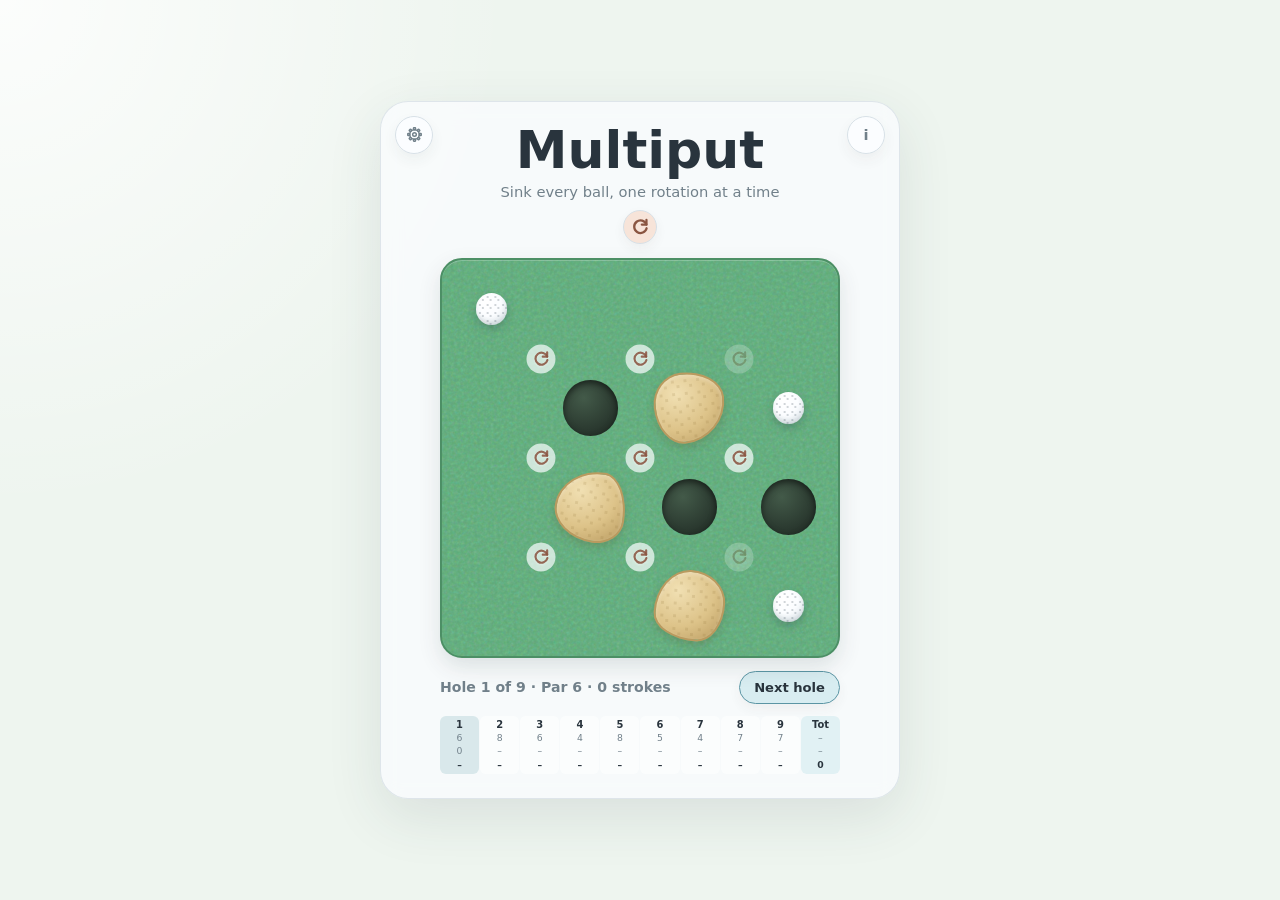
<file: multiput/index.html>
<!doctype html>
<html lang="en">

<head>
  <meta charset="utf-8">
  <meta name="viewport" content="width=device-width, initial-scale=1">
  <meta name="theme-color" content="#eef5ef">
  <title>Multiput</title>
  <link rel="stylesheet" href="styles.css?v=3">
  <script src="src/game.js?v=3" defer></script>
</head>

<body>
  <main class="app">
    <section class="play-area" aria-labelledby="title">
      <button id="settings-button" class="settings-button" type="button" aria-expanded="false"
        aria-controls="settings-panel" aria-label="Settings"><svg viewBox="0 0 24 24" aria-hidden="true">
          <circle cx="12" cy="12" r="6" />
          <circle cx="12" cy="12" r="2.3" />
          <rect x="10.7" y="3.5" width="2.6" height="2.4" rx="0.5" transform="rotate(0 12 12)" />
          <rect x="10.7" y="3.5" width="2.6" height="2.4" rx="0.5" transform="rotate(45 12 12)" />
          <rect x="10.7" y="3.5" width="2.6" height="2.4" rx="0.5" transform="rotate(90 12 12)" />
          <rect x="10.7" y="3.5" width="2.6" height="2.4" rx="0.5" transform="rotate(135 12 12)" />
          <rect x="10.7" y="3.5" width="2.6" height="2.4" rx="0.5" transform="rotate(180 12 12)" />
          <rect x="10.7" y="3.5" width="2.6" height="2.4" rx="0.5" transform="rotate(225 12 12)" />
          <rect x="10.7" y="3.5" width="2.6" height="2.4" rx="0.5" transform="rotate(270 12 12)" />
          <rect x="10.7" y="3.5" width="2.6" height="2.4" rx="0.5" transform="rotate(315 12 12)" />
        </svg></button>

      <aside id="settings-panel" class="info-panel settings-panel" hidden>
        <h2>Settings</h2>
        <p class="settings-label">Scorecard layout</p>
        <div class="settings-toggle" role="radiogroup" aria-label="Scorecard layout">
          <label><input type="radio" name="scorecard-layout" value="horizontal" checked> Horizontal</label>
          <label><input type="radio" name="scorecard-layout" value="vertical"> Vertical</label>
        </div>
      </aside>

      <button id="info-button" class="info-button" type="button" aria-expanded="false" aria-controls="info-panel"
        aria-label="How to play">i</button>

      <aside id="info-panel" class="info-panel" hidden>
        <h2>How to play</h2>
        <p>A round is 9 holes, each with 1–3 balls and 1–3 sand traps. Get every ball into a hole, in as few rotations (strokes) as possible.</p>
        <p>Choose clockwise or anticlockwise with the direction button, then use an internal rotation icon to turn its surrounding four squares.</p>
        <p>Sand traps never move. A rotation is unavailable if it would carry a ball into one.</p>
        <p>Par is a little worse than the optimal solution, so birdies, eagles, and sometimes even albatrosses are possible.</p>
        <p>Moving to the next hole before finishing counts as a double bogey.</p>
        <p>Scoring is modified Stableford: Albatross +8, Eagle +5, Birdie +2, Par 0, Bogey −1, Double Bogey or worse −3.</p>
        <p>This page's address is the course — share it and everyone plays the same 9 holes.</p>
      </aside>

      <div class="masthead">
        <h1 id="title" class="title-hint" tabindex="0"
          data-hint="Rotate 2×2 corners, in either direction, until every ball rests in a hole.">Multiput</h1>
        <p class="subtitle">Sink every ball, one rotation at a time</p>
        <button id="direction-button" class="direction-button" type="button" aria-pressed="true"
          aria-label="Rotation direction: clockwise"></button>
      </div>

      <div id="board" class="board" aria-label="Golf board"></div>

      <div class="status">
        <p id="hole-progress" class="hole-progress" aria-live="polite"></p>
        <button id="next-button" class="next-hole-button" type="button">Next hole</button>
      </div>

      <div id="scorecard" class="scorecard" aria-label="Scorecard"></div>
    </section>
  </main>
</body>
</html>
</file>
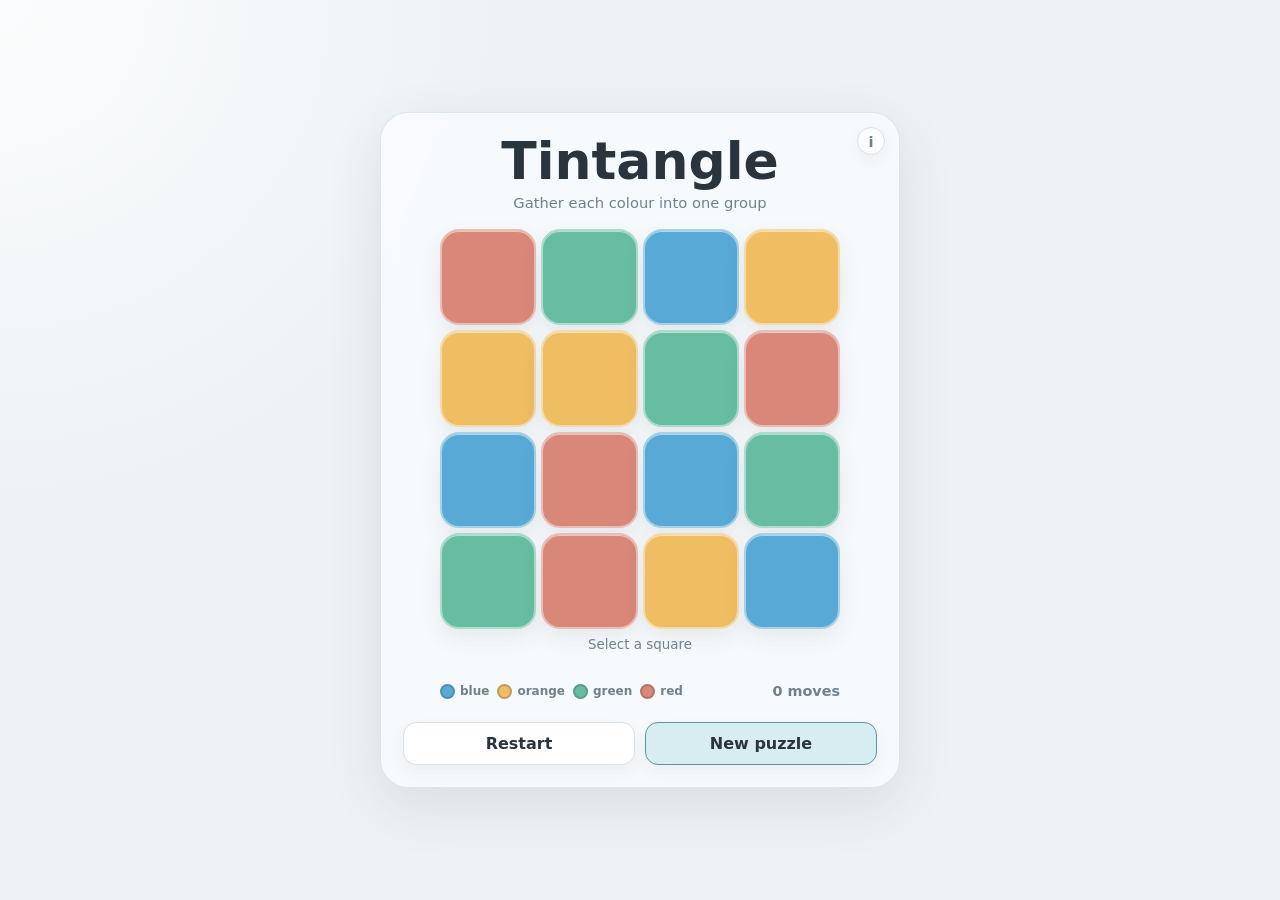
<file: segments/index.html>
<!doctype html>
<html lang="en">

<head>
  <meta charset="utf-8">
  <meta name="viewport" content="width=device-width, initial-scale=1">
  <meta name="theme-color" content="#edf2f5">
  <title>Tintangle — segment reversal archive</title>
  <link rel="stylesheet" href="styles.css?v=20260714a">
  <script src="src/game.js?v=20260714a" defer></script>
</head>

<body>
  <main class="app">
    <section class="play-area" aria-labelledby="title">
      <button id="info-button" class="info-button" type="button" aria-expanded="false" aria-controls="info-panel"
        aria-label="How to play">i</button>

      <aside id="info-panel" class="info-panel" hidden>
        <h2>How to play</h2>
        <p>Make every colour into one orthogonally connected group.</p>
        <p>Select two squares in the same row or column to reverse the segment between them. Diagonal touching does not connect squares.</p>
        <p>A coloured dot below the board means that colour is connected. The number is your move count.</p>
      </aside>

      <div class="masthead">
        <h1 id="title" class="title-hint" tabindex="0"
          data-hint="Reverse segments until each colour is together.">Tintangle</h1>
        <p class="subtitle">Gather each colour into one group</p>
      </div>

      <div id="board" class="board" aria-label="Colour board"></div>
      <p id="selection-help" class="selection-help">Select a square</p>

      <div id="status" class="status" aria-live="polite">
        <div id="connection-status" class="connection-status" aria-label="Colour connection status"></div>
        <p id="move-count">0 moves</p>
      </div>

      <div id="completion-message" class="completion-message" aria-live="polite"></div>

      <div class="toolbar" aria-label="Game controls">
        <button id="restart-button" type="button">Restart</button>
        <button id="new-button" type="button">New puzzle</button>
      </div>
    </section>
  </main>
</body>

</html>
</file>
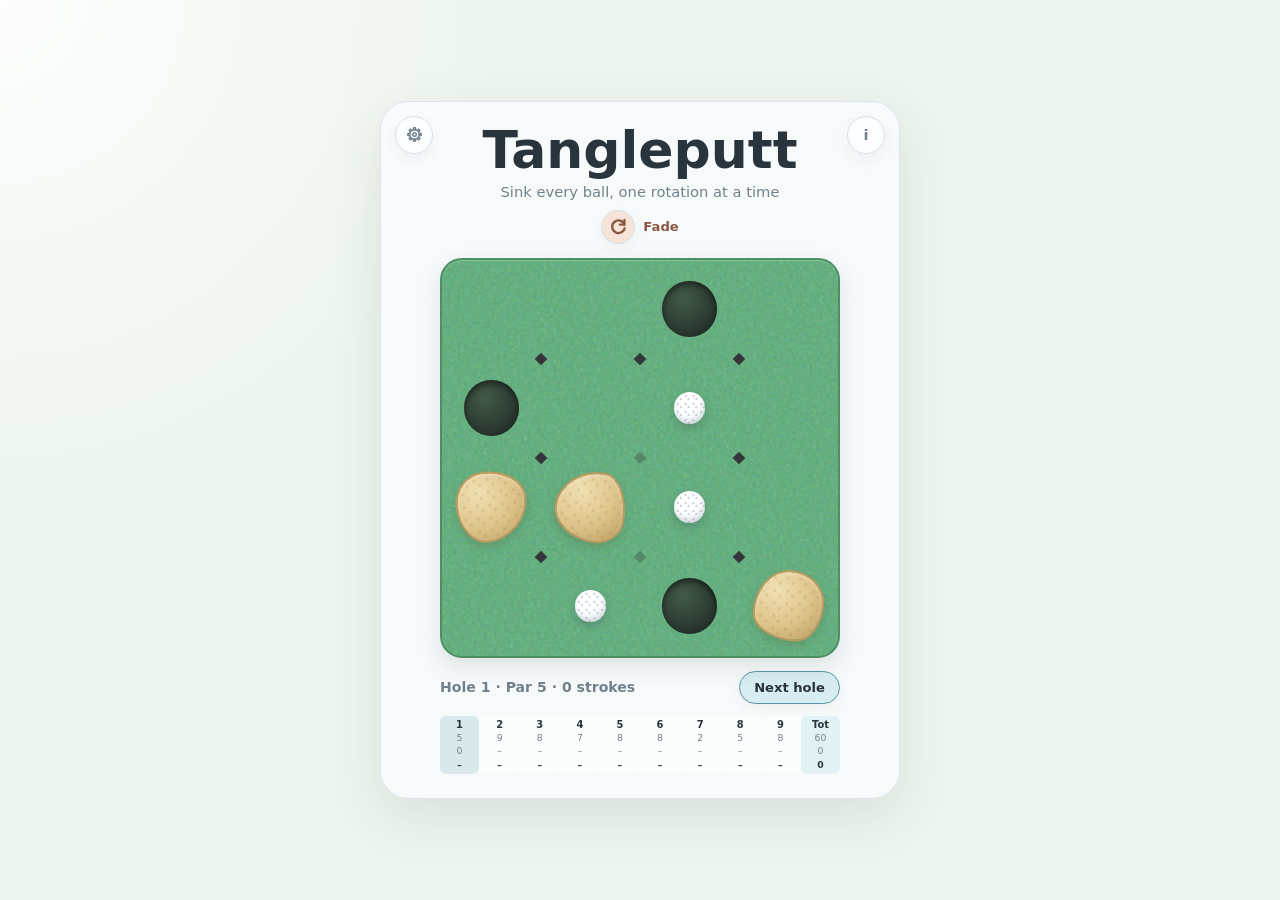
<file: tangleputt/index.html>
<!doctype html>
<html lang="en">

<head>
  <meta charset="utf-8">
  <meta name="viewport" content="width=device-width, initial-scale=1">
  <meta name="theme-color" content="#eef5ef">
  <title>Tangleputt</title>
  <link rel="stylesheet" href="styles.css?v=23">
  <script src="src/game.js?v=23" defer></script>
</head>

<body>
  <main class="app">
    <section class="play-area" aria-labelledby="title">
      <button id="settings-button" class="settings-button" type="button" aria-expanded="false"
        aria-controls="settings-panel" aria-label="Settings"><svg viewBox="0 0 24 24" aria-hidden="true">
          <circle cx="12" cy="12" r="6" />
          <circle cx="12" cy="12" r="2.3" />
          <rect x="10.7" y="3.5" width="2.6" height="2.4" rx="0.5" transform="rotate(0 12 12)" />
          <rect x="10.7" y="3.5" width="2.6" height="2.4" rx="0.5" transform="rotate(45 12 12)" />
          <rect x="10.7" y="3.5" width="2.6" height="2.4" rx="0.5" transform="rotate(90 12 12)" />
          <rect x="10.7" y="3.5" width="2.6" height="2.4" rx="0.5" transform="rotate(135 12 12)" />
          <rect x="10.7" y="3.5" width="2.6" height="2.4" rx="0.5" transform="rotate(180 12 12)" />
          <rect x="10.7" y="3.5" width="2.6" height="2.4" rx="0.5" transform="rotate(225 12 12)" />
          <rect x="10.7" y="3.5" width="2.6" height="2.4" rx="0.5" transform="rotate(270 12 12)" />
          <rect x="10.7" y="3.5" width="2.6" height="2.4" rx="0.5" transform="rotate(315 12 12)" />
        </svg></button>

      <aside id="settings-panel" class="info-panel settings-panel" hidden>
        <h2>Settings</h2>
        <label class="settings-toggle-row">
          <input type="checkbox" id="practice-mode-toggle">
          Practice mode
        </label>
      </aside>

      <button id="info-button" class="info-button" type="button" aria-expanded="false" aria-controls="info-panel"
        aria-label="How to play">i</button>

      <aside id="info-panel" class="info-panel" hidden>
        <h2>How to play</h2>
        <p>A round is 9 holes, each with 1–3 balls and 1–3 sand traps. Get every ball into a hole, in as few rotations (strokes) as possible.</p>
        <p>Choose clockwise or anticlockwise with the direction button, then use an internal rotation icon to turn its surrounding four squares.</p>
        <p>Sand traps never move, and neither does a ball once it's sunk in its hole. A rotation is unavailable if it would carry a ball into a sand trap, or put it in an already-filled hole.</p>
        <p>Par is a little worse than the optimal solution, so birdies, eagles, and sometimes even albatrosses are possible.</p>
        <p>Moving to the next hole before finishing counts as a double bogey.</p>
        <p>Scoring is modified Stableford: Albatross +8, Eagle +5, Birdie +2, Par 0, Bogey −1, Double Bogey or worse −3.</p>
        <p>This page's address is the course — share it and everyone plays the same 9 holes.</p>
      </aside>

      <div class="masthead">
        <h1 id="title" class="title-hint" tabindex="0"
          data-hint="Rotate 2×2 corners, in either direction, until every ball rests in a hole.">Tangleputt</h1>
        <p class="subtitle">Sink every ball, one rotation at a time</p>
        <div class="direction-row">
          <button id="direction-button" class="direction-button" type="button" aria-pressed="true"
            aria-label="Rotation direction: clockwise"></button>
          <span id="direction-label" class="direction-label">Fade</span>
        </div>
      </div>

      <div id="board" class="board" aria-label="Golf board"></div>

      <div class="status">
        <p id="hole-progress" class="hole-progress" aria-live="polite"></p>
        <div class="status-buttons">
          <button id="undo-button" class="next-hole-button undo-button" type="button" hidden disabled>Undo</button>
          <button id="next-button" class="next-hole-button" type="button">Next hole</button>
        </div>
      </div>

      <div id="scorecard" class="scorecard" aria-label="Scorecard"></div>
    </section>
  </main>
</body>
</html>
</file>
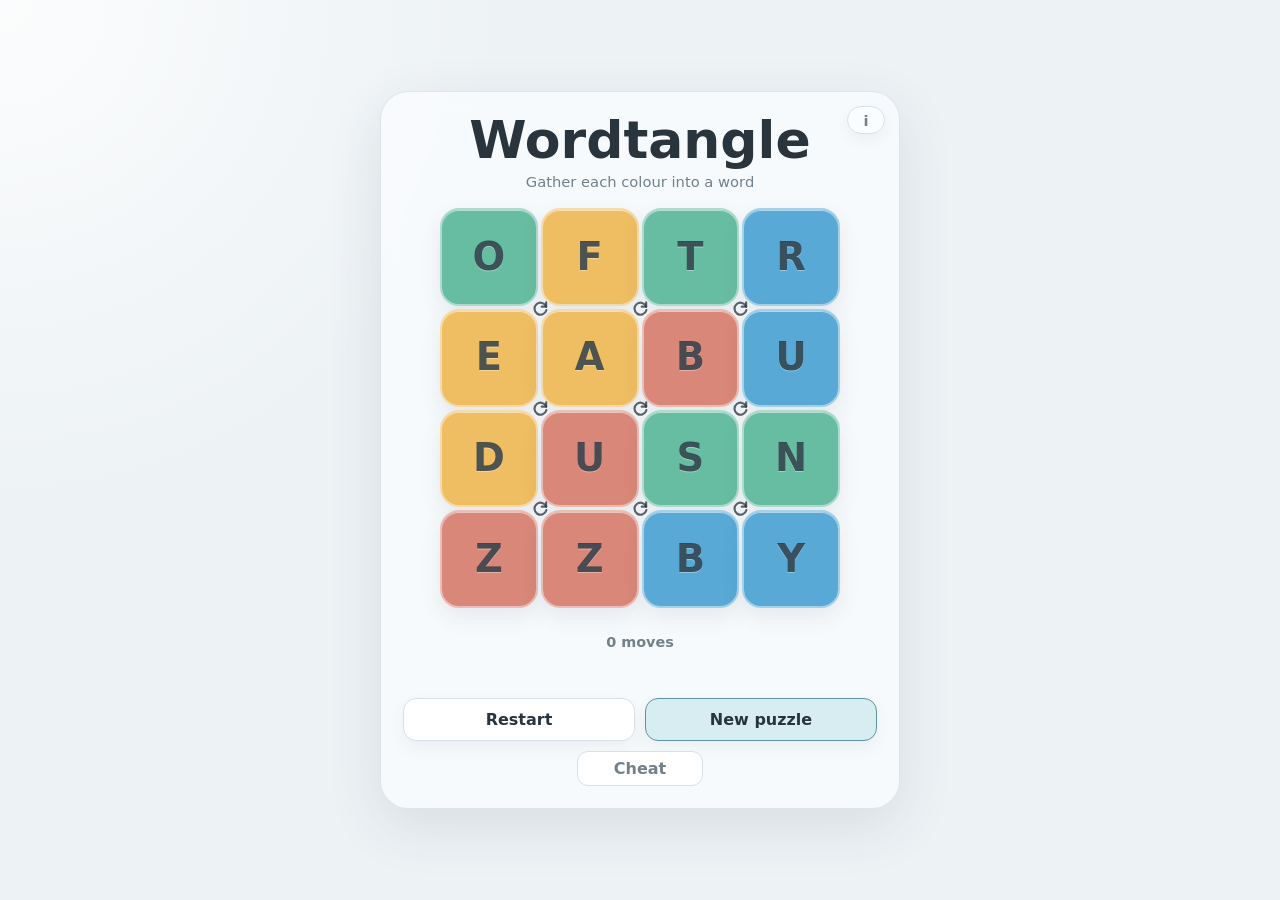
<file: wordtangle/index.html>
<!doctype html>
<html lang="en">

<head>
  <meta charset="utf-8">
  <meta name="viewport" content="width=device-width, initial-scale=1">
  <meta name="theme-color" content="#edf2f5">
  <title>Wordtangle</title>
  <link rel="stylesheet" href="styles.css?v=20260715a">
  <script src="src/game.js?v=20260715c" defer></script>
</head>

<body>
  <main class="app">
    <section class="play-area" aria-labelledby="title">
      <button id="info-button" class="info-button" type="button" aria-expanded="false" aria-controls="info-panel"
        aria-label="How to play">i</button>

      <aside id="info-panel" class="info-panel" hidden>
        <h2>How to play</h2>
        <p>Make every colour into one edge-connected group which reads as a four-letter word.</p>
        <p>Read a group from left to right, top to bottom. The solution need not use the original words.</p>
        <p>Use a rotation icon at an internal corner to turn its surrounding four squares clockwise.</p>
        <p>The number below the board is your move count. Each puzzle is solvable in seven or fewer moves.</p>
        <p>"Cheat" restores the puzzle to its initial state, and illustrates one possible solution.</p>
      </aside>

      <div class="masthead">
        <h1 id="title" class="title-hint" tabindex="0"
          data-hint="Rotate tiles until every colour forms a word.">Wordtangle</h1>
        <p class="subtitle">Gather each colour into a word</p>
      </div>

      <div id="board" class="board" aria-label="Word board"></div>

      <div id="status" class="status" aria-live="polite">
        <p id="move-count">0 moves</p>
      </div>

      <div id="completion-message" class="completion-message" aria-live="polite"></div>

      <div class="toolbar" aria-label="Game controls">
        <button id="restart-button" type="button">Restart</button>
        <button id="new-button" type="button">New puzzle</button>
      </div>
      <div class="cheat-row">
        <button id="cheat-button" type="button" disabled>Cheat</button>
      </div>

      <dialog id="cheat-dialog" class="cheat-dialog" aria-labelledby="cheat-dialog-title">
        <form method="dialog">
          <h2 id="cheat-dialog-title">Use Cheat?</h2>
          <p>Are you sure? This will return the board to its initial state and show a solution.</p>
          <div class="dialog-actions">
            <button value="cancel" autofocus>Cancel</button>
            <button value="confirm">Show solution</button>
          </div>
        </form>
      </dialog>
    </section>
  </main>
</body>

</html>
</file>
<file: styles.css>
:root {
  color-scheme: light;
  --bg: #edf2f5;
  --ink: #29343d;
  --muted: #71808a;
  --tile: #fbfdff;
  --tile-border: #d7e0e6;
  --button: #ffffff;
  --button-hover: #e8f0f5;
  --shadow: 0 18px 55px rgba(45, 62, 76, 0.11);
  --focus: #1f7a8c;
}

* { box-sizing: border-box; }

body {
  min-height: 100vh;
  margin: 0;
  background: radial-gradient(circle at top left, rgba(255,255,255,.82), transparent 32rem), var(--bg);
  color: var(--ink);
  font-family: Inter, ui-sans-serif, system-ui, -apple-system, BlinkMacSystemFont, "Segoe UI", sans-serif;
}

button { font: inherit; }

.app { min-height: 100vh; display: grid; place-items: center; padding: 24px; }

.play-area {
  position: relative;
  width: min(100%, 520px);
  padding: 22px;
  border: 1px solid rgba(215, 224, 230, .82);
  border-radius: 28px;
  background: rgba(251, 253, 255, .72);
  box-shadow: var(--shadow);
  backdrop-filter: blur(10px);
}

.info-button,
.number-button {
  position: absolute;
  top: 14px;
  display: grid;
  width: 28px;
  height: 28px;
  place-items: center;
  border: 1px solid var(--tile-border);
  border-radius: 50%;
  background: rgba(251,253,255,.82);
  color: var(--muted);
  cursor: pointer;
  font-size: .92rem;
  font-weight: 600;
  box-shadow: 0 6px 14px rgba(45,62,76,.06);
}

.info-button { right: 14px; width: 38px; border-radius: 999px; }
.number-button { left: 14px; width: 38px; border-radius: 999px; font-size: .68rem; letter-spacing: -.04em; white-space: nowrap; }
.info-button:hover, .info-button[aria-expanded="true"], .number-button:hover, .number-button.is-active { background: var(--button-hover); color: var(--ink); }

.info-panel {
  position: absolute;
  z-index: 5;
  top: 48px;
  right: 14px;
  width: min(315px, calc(100% - 28px));
  padding: 14px;
  border: 1px solid var(--tile-border);
  border-radius: 18px;
  background: rgba(251,253,255,.98);
  box-shadow: 0 18px 42px rgba(45,62,76,.16);
}

.info-panel h2 { margin: 0 0 5px; font-size: .84rem; }
.info-panel p { margin: 7px 0 0; color: var(--muted); font-size: .9rem; line-height: 1.42; }

.masthead { margin-bottom: 18px; text-align: center; }
h1 { position: relative; display: inline-block; margin: 0; font-size: clamp(2rem, 7vw, 3.25rem); font-weight: 620; line-height: 1; }
.subtitle { margin: 7px 0 0; color: var(--muted); font-size: .92rem; }

.title-hint { cursor: help; }
.title-hint::after {
  position: absolute;
  z-index: 2;
  top: calc(100% + 10px);
  left: 50%;
  width: max-content;
  max-width: min(78vw, 320px);
  padding: 8px 10px;
  border: 1px solid var(--tile-border);
  border-radius: 999px;
  background: var(--tile);
  box-shadow: 0 10px 24px rgba(45,62,76,.12);
  color: var(--muted);
  content: attr(data-hint);
  font-size: .82rem;
  font-weight: 560;
  line-height: 1.25;
  opacity: 0;
  pointer-events: none;
  transform: translate(-50%, -4px);
  transition: opacity 140ms ease, transform 140ms ease;
}
.title-hint:hover::after, .title-hint:focus-visible::after { opacity: 1; transform: translate(-50%, 0); }

.board { position: relative; display: grid; grid-template-columns: repeat(4, minmax(0, 1fr)); grid-template-rows: repeat(4, minmax(0, 1fr)); gap: 3px; width: min(100%, 400px); aspect-ratio: 1; margin: 0 auto; }
.tile {
  display: grid;
  place-items: center;
  min-width: 0;
  border: 2px solid color-mix(in srgb, var(--colour) 54%, #ffffff);
  border-radius: 19px;
  background: var(--colour);
  cursor: default;
  box-shadow: inset 0 1px rgba(255,255,255,.52), 0 9px 22px rgba(45,62,76,.09);
  color: rgba(35,50,61,.8);
  font-size: clamp(1.45rem, 6vw, 2.4rem);
  font-weight: 720;
  line-height: 1;
  text-shadow: 0 1px rgba(255,255,255,.35);
  transition: transform 220ms ease, background-color 180ms ease, border-color 180ms ease;
}
.tile.is-connected { border-color: rgba(35,50,61,.72); }

.rotation-button { position: absolute; z-index: 2; top: calc(var(--row) * 25%); left: calc(var(--column) * 25%); display: grid; width: 29px; height: 29px; padding: 0; place-items: center; border: 0; border-radius: 50%; background: transparent; color: rgba(41,52,61,.76); cursor: pointer; transform: translate(-50%, -50%); transition: color 140ms ease, transform 140ms ease; }
.rotation-button:hover { color: var(--ink); transform: translate(-50%, -50%) scale(1.12); }
.rotation-button svg { width: 20px; height: 20px; fill: none; stroke: currentColor; stroke-linecap: round; stroke-linejoin: round; stroke-width: 2.6; filter: drop-shadow(0 1px 1px rgba(255,255,255,.45)); }

.status { display: grid; min-height: 42px; margin: 13px auto 0; width: min(100%, 400px); place-items: center; color: var(--muted); }
#move-count { margin: 0; font-size: .9rem; font-weight: 560; }

.completion-message { min-height: 0; text-align: center; color: #31764a; font-size: .94rem; font-weight: 650; opacity: 0; transition: opacity 180ms ease; }
.completion-message.is-complete { min-height: 25px; opacity: 1; }
.toolbar { display: grid; grid-template-columns: 1fr 1fr; gap: 10px; margin-top: 10px; }
.toolbar button { min-height: 43px; border: 1px solid var(--tile-border); border-radius: 13px; background: var(--button); color: var(--ink); cursor: pointer; font-weight: 600; box-shadow: 0 7px 16px rgba(45,62,76,.06); }
.toolbar button:hover { background: var(--button-hover); }
.toolbar button:last-child { border-color: #5b95a4; background: #d8edf1; }
.toolbar button:last-child:hover { background: #c6e4e9; }
.cheat-row { display: grid; margin-top: 10px; place-items: center; }
.cheat-row button { min-width: 126px; min-height: 35px; border: 1px solid var(--tile-border); border-radius: 11px; background: var(--button); color: var(--muted); cursor: pointer; font-weight: 600; }
.cheat-row button:hover:not(:disabled) { background: var(--button-hover); color: var(--ink); }
.cheat-row button:disabled { cursor: default; opacity: .48; }

.cheat-dialog { width: min(330px, calc(100% - 36px)); padding: 0; border: 1px solid var(--tile-border); border-radius: 17px; color: var(--ink); background: var(--panel); box-shadow: 0 20px 48px rgba(45,62,76,.22); }
.cheat-dialog::backdrop { background: rgba(36,48,58,.24); }
.cheat-dialog form { padding: 20px; }
.cheat-dialog h2 { margin: 0; font-size: 1.12rem; }
.cheat-dialog p { margin: 9px 0 18px; color: var(--muted); font-size: .88rem; line-height: 1.45; }
.dialog-actions { display: flex; justify-content: flex-end; gap: 8px; }
.dialog-actions button { min-height: 34px; padding: 0 12px; border: 1px solid var(--tile-border); border-radius: 10px; background: var(--button); color: var(--ink); cursor: pointer; font-weight: 600; }
.dialog-actions button:last-child { border-color: #5b95a4; background: #d8edf1; }
.dialog-actions button:hover { background: var(--button-hover); }
.dialog-actions button:last-child:hover { background: #c6e4e9; }

button:focus-visible, .title-hint:focus-visible { outline: 3px solid var(--focus); outline-offset: 2px; }

@media (max-width: 430px) {
  .app { padding: 12px; }
  .play-area { padding: 18px 14px; border-radius: 22px; }
  .board { gap: 2px; }
  .tile { border-radius: 15px; }
  .rotation-button { width: 25px; height: 25px; }
  .rotation-button svg { width: 18px; height: 18px; }
}
</file>
<file: grid-group-proof/styles.css>
:root {
  color-scheme: light;
  --bg: #edf2f5;
  --ink: #29343d;
  --muted: #71808a;
  --tile-border: #d7e0e6;
  --shadow: 0 18px 55px rgba(45, 62, 76, 0.11);
}

* { box-sizing: border-box; }

body {
  min-height: 100vh;
  margin: 0;
  background: radial-gradient(circle at top left, rgba(255,255,255,.82), transparent 32rem), var(--bg);
  color: var(--ink);
  font-family: Inter, ui-sans-serif, system-ui, -apple-system, BlinkMacSystemFont, "Segoe UI", sans-serif;
}

.page { display: grid; place-items: center; padding: 24px; }

.article {
  width: min(100%, 620px);
  padding: 32px clamp(20px, 5vw, 44px);
  border: 1px solid rgba(215, 224, 230, .82);
  border-radius: 28px;
  background: rgba(251, 253, 255, .72);
  box-shadow: var(--shadow);
  backdrop-filter: blur(10px);
}

.masthead { margin-bottom: 22px; text-align: center; }
.masthead h1 { margin: 0; font-size: clamp(1.8rem, 6vw, 2.6rem); font-weight: 660; line-height: 1.05; }
.masthead .subtitle { margin: 8px 0 0; color: var(--muted); font-size: .95rem; }

.article p { margin: 0 0 1.1em; font-size: 1.05rem; line-height: 1.6; }
.article p:last-child { margin-bottom: 0; }
.article a { color: #1f7a8c; font-weight: 600; text-decoration-color: rgba(31, 122, 140, .38); text-underline-offset: 2px; }
.article a:hover { text-decoration-color: currentColor; }

.article blockquote {
  margin: 0 0 1.1em;
  padding: 2px 0 2px 18px;
  border-left: 3px solid #1f7a8c;
  color: var(--ink);
  font-size: 1.12rem;
  font-style: italic;
}

.equation { margin: 0 0 1.1em; text-align: center; }

.equation-chain {
  display: grid;
  grid-template-columns: auto auto auto;
  justify-content: center;
  column-gap: 8px;
  row-gap: 4px;
  margin: 0 0 1.1em;
}
.equation-lhs { text-align: right; }
.equation-eq { text-align: center; }
.equation-rhs { text-align: left; }

.theorem {
  margin: 0 0 1.1em;
  padding: 14px 16px;
  border: 1px solid var(--tile-border);
  border-radius: 12px;
  background: rgba(31, 122, 140, .06);
}
.theorem-label { font-weight: 700; }

.reference-list { margin: 0 0 1.1em; padding: 0; list-style: none; }
.reference-list li { margin: 0 0 .8em; padding-left: 18px; position: relative; font-size: 1.05rem; line-height: 1.6; }
.reference-list li::before { position: absolute; left: 0; content: "—"; color: var(--muted); }
.reference-list li:last-child { margin-bottom: 0; }

.board-figure { margin: 1.6em auto; }

.footnote {
  position: relative;
  display: inline-block;
  margin-left: 1px;
  color: #1f7a8c;
  cursor: help;
  font-weight: 800;
}
.footnote::after {
  position: absolute;
  z-index: 5;
  bottom: calc(100% + 9px);
  left: 50%;
  width: max-content;
  max-width: min(70vw, 250px);
  padding: 8px 12px;
  border: 1px solid var(--tile-border);
  border-radius: 12px;
  background: #ffffff;
  box-shadow: 0 12px 26px rgba(45, 62, 76, .18);
  color: #1f7a8c;
  content: attr(data-hint);
  font-size: .85rem;
  font-style: normal;
  font-weight: 800;
  line-height: 1.3;
  opacity: 0;
  pointer-events: none;
  transform: translate(-50%, 4px);
  transition: opacity 140ms ease, transform 140ms ease;
}
.footnote:hover::after, .footnote:focus-visible::after { opacity: 1; transform: translate(-50%, 0); }

.notation {
  display: inline-block;
  padding: 2px 8px;
  border-radius: 8px;
  background: rgba(31, 122, 140, .09);
  color: var(--ink);
  font-family: "SFMono-Regular", Menlo, Consolas, "Liberation Mono", monospace;
  font-size: .92em;
  letter-spacing: .02em;
}

.op-table {
  width: 100%;
  margin: 0 0 1.1em;
  border-collapse: collapse;
  font-size: .95rem;
}
.op-table th, .op-table td { padding: 8px 10px; border-bottom: 1px solid var(--tile-border); text-align: left; }
.op-table th { color: var(--muted); font-weight: 650; }

.section {
  margin: 1.6em 0 0;
  border: 1px solid var(--tile-border);
  border-radius: 16px;
  background: rgba(255, 255, 255, .5);
}
.section + .section { margin-top: .7em; }

.section summary {
  display: flex;
  align-items: center;
  gap: 13px;
  padding: 14px 18px;
  border-radius: 16px;
  color: var(--ink);
  cursor: pointer;
  font-size: 1.22rem;
  font-weight: 650;
  list-style: none;
}
.section summary::-webkit-details-marker { display: none; }
.section summary:hover { background: rgba(255, 255, 255, .6); }
.section summary:focus-visible { outline: 3px solid #1f7a8c; outline-offset: -2px; }

.section summary::before {
  width: 9px;
  height: 9px;
  border-right: 2px solid var(--muted);
  border-bottom: 2px solid var(--muted);
  content: "";
  transform: rotate(-45deg);
  transition: transform 160ms ease;
}
.section[open] summary::before { transform: rotate(45deg); }

.section-body { padding: 0 18px 18px; }
.section-body p:first-child { margin-top: 0; }
.section-body h3 { margin: 1.4em 0 .5em; color: var(--ink); font-size: 1rem; font-weight: 700; }
.section-body h3:first-child { margin-top: 0; }

.mini-board {
  --board-size: 4;
  --tile-size: 67.75px;
  position: relative;
  display: grid;
  grid-template-columns: repeat(var(--board-size), minmax(0, 1fr));
  grid-template-rows: repeat(var(--board-size), minmax(0, 1fr));
  gap: 3px;
  width: min(100%, calc(var(--board-size) * var(--tile-size) + (var(--board-size) - 1) * 3px));
  aspect-ratio: 1;
  margin: 0 auto;
}

.mini-rotation-icon {
  position: absolute;
  z-index: 2;
  top: calc(var(--row) * 100% / var(--board-size));
  left: calc(var(--column) * 100% / var(--board-size));
  display: grid;
  width: 22px;
  height: 22px;
  padding: 0;
  place-items: center;
  border: 0;
  border-radius: 50%;
  background: transparent;
  color: rgba(41,52,61,.76);
  cursor: pointer;
  transform: translate(-50%, -50%);
  transition: color 140ms ease, transform 140ms ease;
}
.mini-rotation-icon:hover { color: var(--ink); transform: translate(-50%, -50%) scale(1.12); }
.mini-rotation-icon:focus-visible { outline: 3px solid #1f7a8c; outline-offset: 2px; }
.mini-rotation-icon svg { width: 15px; height: 15px; fill: none; stroke: currentColor; stroke-linecap: round; stroke-linejoin: round; stroke-width: 2.6; filter: drop-shadow(0 1px 1px rgba(255,255,255,.45)); }

.mini-reset-button {
  display: block;
  margin: 12px auto 0;
  padding: 7px 16px;
  border: 1px solid var(--tile-border);
  border-radius: 999px;
  background: #ffffff;
  color: var(--ink);
  cursor: pointer;
  font: inherit;
  font-size: .85rem;
  font-weight: 600;
}
.mini-reset-button:hover { background: rgba(255, 255, 255, .6); }
.mini-reset-button:focus-visible { outline: 3px solid #1f7a8c; outline-offset: 2px; }

.op-buttons {
  display: grid;
  grid-template-columns: repeat(2, minmax(0, 1fr));
  gap: 6px 8px;
  max-width: 150px;
  margin: 14px auto 0;
}

.op-pair { display: flex; align-items: center; justify-content: center; gap: 2px; }
.op-slash { color: var(--muted); font-size: .78rem; }
.op-button, .op-setup-button {
  min-width: 26px;
  padding: 4px 0;
  border: 1px solid var(--tile-border);
  border-radius: 7px;
  background: #ffffff;
  color: var(--ink);
  cursor: pointer;
  font-family: "SFMono-Regular", Menlo, Consolas, "Liberation Mono", monospace;
  font-size: .82rem;
  font-weight: 700;
}
.op-button:hover, .op-setup-button:hover:not(:disabled) { background: rgba(255, 255, 255, .6); }
.op-button:focus-visible, .op-setup-button:focus-visible { outline: 3px solid #1f7a8c; outline-offset: 2px; }
.op-setup-button:disabled { cursor: default; opacity: .48; }

.op-reset { margin-top: 8px; }

.op-panels {
  display: flex;
  flex-wrap: wrap;
  justify-content: center;
  align-items: flex-start;
  gap: 16px;
  margin-top: 14px;
}
.op-panel { display: flex; flex-direction: column; align-items: center; gap: 8px; }
.op-panel .op-buttons { margin-top: 0; }
.op-panel-title {
  margin: 0;
  color: var(--muted);
  font-size: .76rem;
  font-weight: 650;
  letter-spacing: .04em;
  text-transform: uppercase;
}

.op-orient-column { display: flex; flex-direction: column; gap: 8px; }

.op-orient-button, .op-restore-button, .op-preset-button, .op-undo-button {
  padding: 4px 14px;
  border: 1px solid var(--tile-border);
  border-radius: 999px;
  background: #ffffff;
  color: var(--ink);
  cursor: pointer;
  font: inherit;
  font-size: .82rem;
  font-weight: 600;
  white-space: nowrap;
}
.op-orient-button:hover:not(:disabled), .op-restore-button:hover:not(:disabled), .op-preset-button:hover:not(:disabled), .op-undo-button:hover:not(:disabled) { background: rgba(255, 255, 255, .6); }
.op-orient-button:focus-visible, .op-restore-button:focus-visible, .op-preset-button:focus-visible, .op-undo-button:focus-visible { outline: 3px solid #1f7a8c; outline-offset: 2px; }
.op-orient-button:disabled, .op-restore-button:disabled, .op-preset-button:disabled, .op-undo-button:disabled { cursor: default; opacity: .48; }

.op-status { margin-top: 14px; text-align: center; }
.op-status p { margin: 6px 0 0; color: var(--muted); font-size: .92rem; }
.op-status p:first-child { margin-top: 0; }

.mini-tile {
  display: grid;
  place-items: center;
  min-width: 0;
  border: 2px solid color-mix(in srgb, var(--colour) 54%, #ffffff);
  border-radius: 13px;
  background: var(--colour);
  box-shadow: inset 0 1px rgba(255,255,255,.52), 0 9px 22px rgba(45,62,76,.09);
  color: rgba(35,50,61,.8);
  font-size: clamp(1rem, 4.5vw, 1.5rem);
  font-weight: 720;
  line-height: 1;
  text-shadow: 0 1px rgba(255,255,255,.35);
  transition: outline-color 200ms ease;
}

.mini-tile.is-highlighted {
  outline: 3px solid #1f7a8c;
  outline-offset: -3px;
}

.tile-disc { display: block; width: 42%; height: 42%; border-radius: 50%; background: #1f7a8c; box-shadow: inset 0 1px rgba(255,255,255,.3); }

.mini-tile.swap-tile {
  appearance: none;
  font: inherit;
  cursor: pointer;
  transition: transform 140ms ease, outline-color 200ms ease;
}
.mini-tile.swap-tile:hover { transform: scale(1.04); }
.mini-tile.swap-tile:focus-visible { outline: 3px solid #1f7a8c; outline-offset: 2px; }

.mini-tile.triple-a-tile {
  position: relative;
  appearance: none;
  font: inherit;
  cursor: pointer;
  transition: transform 140ms ease, outline-color 200ms ease;
}
.mini-tile.triple-a-tile:hover:not(:disabled) { transform: scale(1.04); }
.mini-tile.triple-a-tile:focus-visible { outline: 3px solid #1f7a8c; outline-offset: 2px; }
.mini-tile.triple-a-tile:disabled { cursor: default; }
.triple-a-badge {
  position: absolute;
  top: -6px;
  right: -6px;
  display: grid;
  width: 16px;
  height: 16px;
  place-items: center;
  border-radius: 50%;
  background: #1f7a8c;
  color: #fff;
  font-size: .68rem;
  font-weight: 700;
  line-height: 1;
}

.swap-complete { min-height: 20px; margin: 10px 0 0; text-align: center; color: #31764a; font-size: .92rem; font-weight: 650; }

.dot-gallery { margin: 1.2em 0; }
.dot-gallery-group { margin-bottom: 1em; }
.dot-gallery-group:last-child { margin-bottom: 0; }
.dot-gallery-title { margin: 0 0 .5em; color: var(--muted); font-size: .82rem; font-weight: 650; }
.dot-gallery-row { display: flex; flex-wrap: wrap; gap: 14px; }

.dot-grid {
  display: grid;
  grid-template-columns: repeat(3, 1fr);
  grid-template-rows: repeat(3, 1fr);
  gap: 2px;
  width: 34px;
  height: 34px;
  padding: 3px;
  border: 1px solid var(--tile-border);
  border-radius: 8px;
  background: rgba(255, 255, 255, .5);
}
.dot-grid-dot { justify-self: center; align-self: center; width: 3px; height: 3px; border-radius: 50%; background: var(--tile-border); }
.dot-grid-dot.is-marked { width: 6px; height: 6px; background: #1f7a8c; }

.catch-type-grid {
  appearance: none;
  opacity: .32;
  cursor: default;
  font: inherit;
  transition: opacity 200ms ease, background 200ms ease, border-color 200ms ease, transform 140ms ease;
}
.catch-type-grid.is-found { opacity: 1; background: rgba(31, 122, 140, .1); border-color: #1f7a8c; cursor: pointer; }
.catch-type-grid.is-found:hover { transform: scale(1.08); }
.catch-type-grid:focus-visible { outline: 3px solid #1f7a8c; outline-offset: 2px; }
</file>
<file: multiput/styles.css>
:root {
  color-scheme: light;
  --bg: #eef5ef;
  --ink: #29343d;
  --muted: #71808a;
  --tile: #fbfdff;
  --tile-border: #d7e0e6;
  --button: #ffffff;
  --button-hover: #e8f0f5;
  --shadow: 0 18px 55px rgba(45, 62, 76, 0.11);
  --focus: #1f7a8c;
  --fairway: #5ea877;
  --fairway-edge: #4c8f65;
  --hole: #2b3a30;
  --ball: #fbfdff;
  --sand: #ddc389;
  --sand-edge: #b99a5f;
}

* { box-sizing: border-box; }

body {
  min-height: 100vh;
  margin: 0;
  background: radial-gradient(circle at top left, rgba(255,255,255,.82), transparent 32rem), var(--bg);
  color: var(--ink);
  font-family: Inter, ui-sans-serif, system-ui, -apple-system, BlinkMacSystemFont, "Segoe UI", sans-serif;
}

button { font: inherit; }

.app { min-height: 100vh; display: grid; place-items: center; padding: 24px; }

.play-area {
  position: relative;
  width: min(100%, 520px);
  padding: 22px;
  border: 1px solid rgba(215, 224, 230, .82);
  border-radius: 28px;
  background: rgba(251, 253, 255, .72);
  box-shadow: var(--shadow);
  backdrop-filter: blur(10px);
}

.info-button {
  position: absolute;
  top: 14px;
  right: 14px;
  display: grid;
  width: 38px;
  height: 38px;
  place-items: center;
  border: 1px solid var(--tile-border);
  border-radius: 999px;
  background: rgba(251,253,255,.82);
  color: var(--muted);
  cursor: pointer;
  font-size: .92rem;
  font-weight: 600;
  box-shadow: 0 6px 14px rgba(45,62,76,.06);
}
.info-button:hover, .info-button[aria-expanded="true"] { background: var(--button-hover); color: var(--ink); }

.info-panel {
  position: absolute;
  z-index: 5;
  top: 48px;
  right: 14px;
  width: min(315px, calc(100% - 28px));
  padding: 14px;
  border: 1px solid var(--tile-border);
  border-radius: 18px;
  background: rgba(251,253,255,.98);
  box-shadow: 0 18px 42px rgba(45,62,76,.16);
}

.info-panel h2 { margin: 0 0 5px; font-size: .84rem; }
.info-panel p { margin: 7px 0 0; color: var(--muted); font-size: .9rem; line-height: 1.42; }

.settings-button {
  position: absolute;
  top: 14px;
  left: 14px;
  display: grid;
  width: 38px;
  height: 38px;
  place-items: center;
  border: 1px solid var(--tile-border);
  border-radius: 999px;
  background: rgba(251,253,255,.82);
  color: var(--muted);
  cursor: pointer;
  box-shadow: 0 6px 14px rgba(45,62,76,.06);
}
.settings-button:hover, .settings-button[aria-expanded="true"] { background: var(--button-hover); color: var(--ink); }
.settings-button svg { width: 19px; height: 19px; fill: none; stroke: currentColor; stroke-linecap: round; stroke-linejoin: round; stroke-width: 1.8; }

.settings-panel { left: 14px; right: auto; }
.settings-label { margin: 10px 0 6px; color: var(--muted); font-size: .78rem; font-weight: 650; text-transform: uppercase; letter-spacing: .03em; }
.settings-toggle { display: grid; gap: 6px; }
.settings-toggle label { display: flex; align-items: center; gap: 8px; color: var(--ink); font-size: .9rem; cursor: pointer; }
.settings-toggle input { accent-color: var(--focus); cursor: pointer; }

.masthead { margin-bottom: 18px; text-align: center; }
h1 { position: relative; display: inline-block; margin: 0; font-size: clamp(2rem, 7vw, 3.25rem); font-weight: 620; line-height: 1; }
.subtitle { margin: 7px 0 0; color: var(--muted); font-size: .92rem; }

.title-hint { cursor: help; }
.title-hint::after {
  position: absolute;
  z-index: 2;
  top: calc(100% + 10px);
  left: 50%;
  width: max-content;
  max-width: min(78vw, 320px);
  padding: 8px 10px;
  border: 1px solid var(--tile-border);
  border-radius: 999px;
  background: var(--tile);
  box-shadow: 0 10px 24px rgba(45,62,76,.12);
  color: var(--muted);
  content: attr(data-hint);
  font-size: .82rem;
  font-weight: 560;
  line-height: 1.25;
  opacity: 0;
  pointer-events: none;
  transform: translate(-50%, -4px);
  transition: opacity 140ms ease, transform 140ms ease;
}
.title-hint:hover::after, .title-hint:focus-visible::after { opacity: 1; transform: translate(-50%, 0); }

.direction-button { position: relative; display: grid; width: 34px; height: 34px; margin: 10px auto -4px; padding: 0; place-items: center; border: 1px solid var(--tile-border); border-radius: 50%; background: rgba(251,253,255,.82); color: rgba(41,52,61,.82); cursor: pointer; box-shadow: 0 5px 12px rgba(45,62,76,.06); transition: background 140ms ease, color 140ms ease, transform 140ms ease; }
.direction-button:hover { background: var(--button-hover); color: var(--ink); transform: scale(1.08); }
.direction-button svg { width: 21px; height: 21px; fill: none; stroke: currentColor; stroke-linecap: round; stroke-linejoin: round; stroke-width: 2.6; }
.direction-button.is-anticlockwise { background: #d8edf1; color: #276e80; }
.direction-button:not(.is-anticlockwise) { background: #f7e4d9; color: #8a5541; }
.direction-button.is-anticlockwise svg, .rotation-button.is-anticlockwise svg { transform: scaleX(-1); }

.board {
  position: relative;
  display: grid;
  grid-template-columns: repeat(4, minmax(0, 1fr));
  grid-template-rows: repeat(4, minmax(0, 1fr));
  width: min(100%, 400px);
  aspect-ratio: 1;
  margin: 0 auto;
  border: 2px solid var(--fairway-edge);
  border-radius: 22px;
  background-color: var(--fairway);
  background-size: 100% 100%;
  background-blend-mode: overlay;
  box-shadow: inset 0 1px rgba(255,255,255,.22), 0 9px 22px rgba(45,62,76,.14);
}

.tile {
  position: relative;
  display: grid;
  place-items: center;
  min-width: 0;
}

.hole {
  position: absolute;
  inset: 22%;
  border-radius: 50%;
  background: radial-gradient(circle at 38% 32%, #435a49 0%, var(--hole) 62%, #1b241e 100%);
  box-shadow: inset 0 3px 6px rgba(0,0,0,.5);
}

.block {
  position: absolute;
  inset: 14%;
  border: 2px solid var(--sand-edge);
  background:
    radial-gradient(circle, rgba(140,111,53,.16) 0 20%, transparent 21%) 0 0 / 19% 19%,
    radial-gradient(circle, rgba(140,111,53,.16) 0 20%, transparent 21%) 9.5% 9.5% / 19% 19%,
    radial-gradient(circle at 32% 28%, #f1e0b3 0%, var(--sand) 55%, var(--sand-edge) 100%);
  box-shadow: inset 0 2px 4px rgba(255,255,255,.3), 0 4px 8px rgba(90,70,30,.22);
}
.block-0 { border-radius: 42% 58% 61% 39% / 45% 40% 60% 55%; transform: rotate(-6deg); }
.block-1 { border-radius: 63% 37% 40% 60% / 55% 65% 35% 45%; transform: rotate(9deg); }
.block-2 { border-radius: 50% 50% 38% 62% / 62% 45% 55% 38%; transform: rotate(3deg); }

.ball {
  position: absolute;
  z-index: 1;
  inset: 34%;
  border-radius: 50%;
  background:
    radial-gradient(circle, rgba(45,62,76,.22) 0 22%, transparent 23%) 0 0 / 25% 25%,
    radial-gradient(circle, rgba(45,62,76,.22) 0 22%, transparent 23%) 12.5% 12.5% / 25% 25%,
    radial-gradient(circle at 34% 28%, #ffffff 0%, var(--ball) 46%, #d7e0e6 100%);
  box-shadow: 0 4px 8px rgba(45,62,76,.28), inset 0 -3px 4px rgba(45,62,76,.12);
  transition: box-shadow 180ms ease;
}
.ball.is-sunk { box-shadow: 0 0 0 3px #f1c55f, 0 4px 8px rgba(45,62,76,.28); }

.rotation-button { position: absolute; z-index: 2; top: calc(var(--row) * 25%); left: calc(var(--column) * 25%); display: grid; width: 29px; height: 29px; padding: 0; place-items: center; border: 0; border-radius: 50%; background: rgba(251,253,255,.7); color: rgba(41,52,61,.76); cursor: pointer; transform: translate(-50%, -50%); transition: color 140ms ease, transform 140ms ease, opacity 140ms ease; }
.rotation-button:hover:not(:disabled) { color: var(--ink); transform: translate(-50%, -50%) scale(1.12); }
.rotation-button svg { width: 20px; height: 20px; fill: none; stroke: currentColor; stroke-linecap: round; stroke-linejoin: round; stroke-width: 2.6; filter: drop-shadow(0 1px 1px rgba(255,255,255,.45)); }
.rotation-button:not(.is-anticlockwise) { color: rgba(138,85,65,.88); }
.rotation-button.is-anticlockwise { color: rgba(39,110,128,.88); }
.rotation-button:disabled { cursor: default; opacity: .32; }

.status {
  display: flex;
  align-items: center;
  justify-content: space-between;
  gap: 10px;
  min-height: 33px;
  margin: 13px auto 0;
  width: min(100%, 400px);
}

.hole-progress {
  margin: 0;
  color: var(--muted);
  font-size: .88rem;
  font-weight: 560;
  line-height: 1.3;
}
.hole-progress.is-complete, .hole-progress.is-birdie { color: #31764a; font-weight: 650; }
.hole-progress.is-eagle, .hole-progress.is-albatross { color: #1f7a8c; font-weight: 650; }
.hole-progress.is-bogey, .hole-progress.is-double-bogey { color: #a5602f; font-weight: 650; }

.next-hole-button {
  flex: 0 0 auto;
  min-height: 33px;
  padding: 0 14px;
  border: 1px solid #5b95a4;
  border-radius: 999px;
  background: #d8edf1;
  color: var(--ink);
  cursor: pointer;
  font-size: .82rem;
  font-weight: 600;
  box-shadow: 0 5px 12px rgba(45,62,76,.06);
}
.next-hole-button:hover { background: #c6e4e9; }

.scorecard {
  display: grid;
  grid-auto-flow: column;
  grid-auto-columns: minmax(25px, 1fr);
  gap: 1px;
  margin: 12px auto 0;
  width: min(100%, 400px);
  overflow-x: auto;
  padding-bottom: 2px;
}
.scorecard-hole {
  display: grid;
  gap: 1px;
  padding: 2px 0 3px;
  border-radius: 6px;
  background: rgba(255,255,255,.55);
  text-align: center;
}
.scorecard-hole.is-current { background: rgba(31,122,140,.14); }
.scorecard-hole.scorecard-total { background: rgba(216,237,241,.7); }
.scorecard-cell { display: block; font-size: .58rem; color: var(--muted); line-height: 1.35; }
.scorecard-head { font-size: .62rem; font-weight: 700; color: var(--ink); }
.scorecard-points { font-weight: 700; color: var(--ink); }
.scorecard-hole.is-eagle .scorecard-points, .scorecard-hole.is-albatross .scorecard-points { color: #1f7a8c; }
.scorecard-hole.is-birdie .scorecard-points { color: #31764a; }
.scorecard-hole.is-par .scorecard-points { color: var(--ink); }
.scorecard-hole.is-bogey .scorecard-points, .scorecard-hole.is-double-bogey .scorecard-points { color: #a5602f; }

.scorecard-table { width: 100%; border-collapse: collapse; font-size: .8rem; }
.scorecard-table th, .scorecard-table td { padding: 4px 6px; border-bottom: 1px solid var(--tile-border); text-align: center; }
.scorecard-table th { color: var(--muted); font-size: .68rem; font-weight: 650; letter-spacing: .03em; text-transform: uppercase; }
.scorecard-table td:nth-child(4) { text-align: left; }
.scorecard-table tfoot td { border-bottom: 0; border-top: 2px solid var(--tile-border); font-weight: 700; }
.scorecard-table tr.is-current td { background: rgba(31,122,140,.1); }
.scorecard-table tr.is-eagle td, .scorecard-table tr.is-albatross td { color: #1f7a8c; }
.scorecard-table tr.is-birdie td { color: #31764a; }
.scorecard-table tr.is-bogey td, .scorecard-table tr.is-double-bogey td { color: #a5602f; }

button:focus-visible, .title-hint:focus-visible { outline: 3px solid var(--focus); outline-offset: 2px; }

@media (max-width: 430px) {
  .app { padding: 12px; }
  .play-area { padding: 18px 14px; border-radius: 22px; }
  .board { border-radius: 17px; }
  .rotation-button { width: 25px; height: 25px; }
  .rotation-button svg { width: 18px; height: 18px; }
}
</file>
<file: segments/styles.css>
:root {
  color-scheme: light;
  --bg: #edf2f5;
  --ink: #29343d;
  --muted: #71808a;
  --tile: #fbfdff;
  --tile-border: #d7e0e6;
  --button: #ffffff;
  --button-hover: #e8f0f5;
  --shadow: 0 18px 55px rgba(45, 62, 76, 0.11);
  --focus: #1f7a8c;
}

* { box-sizing: border-box; }

body {
  min-height: 100vh;
  margin: 0;
  background: radial-gradient(circle at top left, rgba(255,255,255,.82), transparent 32rem), var(--bg);
  color: var(--ink);
  font-family: Inter, ui-sans-serif, system-ui, -apple-system, BlinkMacSystemFont, "Segoe UI", sans-serif;
}

button { font: inherit; }

.app { min-height: 100vh; display: grid; place-items: center; padding: 24px; }

.play-area {
  position: relative;
  width: min(100%, 520px);
  padding: 22px;
  border: 1px solid rgba(215, 224, 230, .82);
  border-radius: 28px;
  background: rgba(251, 253, 255, .72);
  box-shadow: var(--shadow);
  backdrop-filter: blur(10px);
}

.info-button {
  position: absolute;
  top: 14px;
  right: 14px;
  display: grid;
  width: 28px;
  height: 28px;
  place-items: center;
  border: 1px solid var(--tile-border);
  border-radius: 50%;
  background: rgba(251,253,255,.82);
  color: var(--muted);
  cursor: pointer;
  font-size: .92rem;
  font-weight: 600;
  box-shadow: 0 6px 14px rgba(45,62,76,.06);
}

.info-button:hover, .info-button[aria-expanded="true"] { background: var(--button-hover); color: var(--ink); }

.info-panel {
  position: absolute;
  z-index: 5;
  top: 48px;
  right: 14px;
  width: min(315px, calc(100% - 28px));
  padding: 14px;
  border: 1px solid var(--tile-border);
  border-radius: 18px;
  background: rgba(251,253,255,.98);
  box-shadow: 0 18px 42px rgba(45,62,76,.16);
}

.info-panel h2 { margin: 0 0 5px; font-size: .84rem; }
.info-panel p { margin: 7px 0 0; color: var(--muted); font-size: .9rem; line-height: 1.42; }

.masthead { margin-bottom: 18px; text-align: center; }
h1 { position: relative; display: inline-block; margin: 0; font-size: clamp(2rem, 7vw, 3.25rem); font-weight: 620; line-height: 1; }
.subtitle { margin: 7px 0 0; color: var(--muted); font-size: .92rem; }

.title-hint { cursor: help; }
.title-hint::after {
  position: absolute;
  z-index: 2;
  top: calc(100% + 10px);
  left: 50%;
  width: max-content;
  max-width: min(78vw, 320px);
  padding: 8px 10px;
  border: 1px solid var(--tile-border);
  border-radius: 999px;
  background: var(--tile);
  box-shadow: 0 10px 24px rgba(45,62,76,.12);
  color: var(--muted);
  content: attr(data-hint);
  font-size: .82rem;
  font-weight: 560;
  line-height: 1.25;
  opacity: 0;
  pointer-events: none;
  transform: translate(-50%, -4px);
  transition: opacity 140ms ease, transform 140ms ease;
}
.title-hint:hover::after, .title-hint:focus-visible::after { opacity: 1; transform: translate(-50%, 0); }

.board { display: grid; grid-template-columns: repeat(4, 1fr); gap: 5px; width: min(100%, 400px); aspect-ratio: 1; margin: 0 auto; }
.tile {
  min-width: 0;
  border: 2px solid color-mix(in srgb, var(--colour) 54%, #ffffff);
  border-radius: 19px;
  background: var(--colour);
  cursor: pointer;
  box-shadow: inset 0 1px rgba(255,255,255,.52), 0 9px 22px rgba(45,62,76,.09);
  transition: transform 220ms ease, background-color 180ms ease, border-color 180ms ease;
}
.tile:hover { transform: translateY(-2px); }
.tile.is-selected { border-color: #29343d; box-shadow: inset 0 0 0 4px rgba(255,255,255,.7), 0 12px 25px rgba(45,62,76,.18); transform: translateY(-2px); }
.tile.is-connected { border-color: rgba(35,50,61,.72); }
.board.is-folding .tile { transform: scale(.91); }

.selection-help { min-height: 20px; width: min(100%, 400px); margin: 8px auto 0; color: var(--muted); font-size: .84rem; text-align: center; }

.status { display: flex; align-items: center; justify-content: space-between; min-height: 42px; margin: 13px auto 0; width: min(100%, 400px); color: var(--muted); }
.connection-status { display: flex; gap: 8px; }
.colour-status { display: inline-flex; align-items: center; gap: 5px; font-size: .75rem; font-weight: 650; }
.colour-status::before { width: 11px; height: 11px; border: 2px solid rgba(41,52,61,.24); border-radius: 50%; background: var(--colour); content: ""; }
.colour-status.is-connected { color: var(--ink); }
.colour-status.is-connected::after { color: #31764a; content: "✓"; font-size: .83rem; }
#move-count { margin: 0; font-size: .9rem; font-weight: 560; }

.completion-message { min-height: 0; text-align: center; color: #31764a; font-size: .94rem; font-weight: 650; opacity: 0; transition: opacity 180ms ease; }
.completion-message.is-complete { min-height: 25px; opacity: 1; }
.toolbar { display: grid; grid-template-columns: 1fr 1fr; gap: 10px; margin-top: 10px; }
.toolbar button { min-height: 43px; border: 1px solid var(--tile-border); border-radius: 13px; background: var(--button); color: var(--ink); cursor: pointer; font-weight: 600; box-shadow: 0 7px 16px rgba(45,62,76,.06); }
.toolbar button:hover { background: var(--button-hover); }
.toolbar button:last-child { border-color: #5b95a4; background: #d8edf1; }
.toolbar button:last-child:hover { background: #c6e4e9; }

button:focus-visible, .title-hint:focus-visible { outline: 3px solid var(--focus); outline-offset: 2px; }

@media (max-width: 430px) {
  .app { padding: 12px; }
  .play-area { padding: 18px 14px; border-radius: 22px; }
  .board { gap: 4px; }
  .tile { border-radius: 15px; }
  .connection-status { gap: 5px; }
}
</file>
<file: tangleputt/styles.css>
:root {
  color-scheme: light;
  --bg: #eef5ef;
  --ink: #29343d;
  --muted: #71808a;
  --tile: #fbfdff;
  --tile-border: #d7e0e6;
  --button: #ffffff;
  --button-hover: #e8f0f5;
  --shadow: 0 18px 55px rgba(45, 62, 76, 0.11);
  --focus: #1f7a8c;
  --fairway: #5ea877;
  --fairway-edge: #4c8f65;
  --hole: #2b3a30;
  --ball: #fbfdff;
  --sand: #ddc389;
  --sand-edge: #b99a5f;
}

* { box-sizing: border-box; }

body {
  min-height: 100vh;
  margin: 0;
  background: radial-gradient(circle at top left, rgba(255,255,255,.82), transparent 32rem), var(--bg);
  color: var(--ink);
  font-family: Inter, ui-sans-serif, system-ui, -apple-system, BlinkMacSystemFont, "Segoe UI", sans-serif;
}

button { font: inherit; }

.app { min-height: 100vh; display: grid; place-items: center; padding: 24px; }

.play-area {
  position: relative;
  width: min(100%, 520px);
  padding: 22px;
  border: 1px solid rgba(215, 224, 230, .82);
  border-radius: 28px;
  background: rgba(251, 253, 255, .72);
  box-shadow: var(--shadow);
  backdrop-filter: blur(10px);
}

.info-button {
  position: absolute;
  top: 14px;
  right: 14px;
  display: grid;
  width: 38px;
  height: 38px;
  place-items: center;
  border: 1px solid var(--tile-border);
  border-radius: 999px;
  background: rgba(251,253,255,.82);
  color: var(--muted);
  cursor: pointer;
  font-size: .92rem;
  font-weight: 600;
  box-shadow: 0 6px 14px rgba(45,62,76,.06);
}
.info-button:hover, .info-button[aria-expanded="true"] { background: var(--button-hover); color: var(--ink); }

.info-panel {
  position: absolute;
  z-index: 5;
  top: 48px;
  right: 14px;
  width: min(315px, calc(100% - 28px));
  padding: 14px;
  border: 1px solid var(--tile-border);
  border-radius: 18px;
  background: rgba(251,253,255,.98);
  box-shadow: 0 18px 42px rgba(45,62,76,.16);
}

.info-panel h2 { margin: 0 0 5px; font-size: .84rem; }
.info-panel p { margin: 7px 0 0; color: var(--muted); font-size: .9rem; line-height: 1.42; }

.settings-button {
  position: absolute;
  top: 14px;
  left: 14px;
  display: grid;
  width: 38px;
  height: 38px;
  place-items: center;
  border: 1px solid var(--tile-border);
  border-radius: 999px;
  background: rgba(251,253,255,.82);
  color: var(--muted);
  cursor: pointer;
  box-shadow: 0 6px 14px rgba(45,62,76,.06);
}
.settings-button:hover, .settings-button[aria-expanded="true"] { background: var(--button-hover); color: var(--ink); }
.settings-button svg { width: 19px; height: 19px; fill: none; stroke: currentColor; stroke-linecap: round; stroke-linejoin: round; stroke-width: 1.8; }

.settings-panel { left: 14px; right: auto; }
.settings-toggle-row { display: flex; align-items: center; gap: 8px; color: var(--ink); font-size: .9rem; font-weight: 600; cursor: pointer; }
.settings-toggle-row input { accent-color: var(--focus); cursor: pointer; width: 16px; height: 16px; }

.masthead { margin-bottom: 18px; text-align: center; }
h1 { position: relative; display: inline-block; margin: 0; font-size: clamp(2rem, 7vw, 3.25rem); font-weight: 620; line-height: 1; }
.subtitle { margin: 7px 0 0; color: var(--muted); font-size: .92rem; }

.title-hint { cursor: help; }
.title-hint::after {
  position: absolute;
  z-index: 2;
  top: calc(100% + 10px);
  left: 50%;
  width: max-content;
  max-width: min(78vw, 320px);
  padding: 8px 10px;
  border: 1px solid var(--tile-border);
  border-radius: 999px;
  background: var(--tile);
  box-shadow: 0 10px 24px rgba(45,62,76,.12);
  color: var(--muted);
  content: attr(data-hint);
  font-size: .82rem;
  font-weight: 560;
  line-height: 1.25;
  opacity: 0;
  pointer-events: none;
  transform: translate(-50%, -4px);
  transition: opacity 140ms ease, transform 140ms ease;
}
.title-hint:hover::after, .title-hint:focus-visible::after { opacity: 1; transform: translate(-50%, 0); }

.direction-row { display: flex; align-items: center; justify-content: center; gap: 8px; margin: 10px auto -4px; }
.direction-button { position: relative; display: grid; width: 34px; height: 34px; margin: 0; padding: 0; place-items: center; border: 1px solid var(--tile-border); border-radius: 50%; background: rgba(251,253,255,.82); color: rgba(41,52,61,.82); cursor: pointer; box-shadow: 0 5px 12px rgba(45,62,76,.06); transition: background 140ms ease, color 140ms ease, transform 140ms ease; }
.direction-button:hover { background: var(--button-hover); color: var(--ink); transform: scale(1.08); }
.direction-button svg { width: 21px; height: 21px; fill: none; stroke: currentColor; stroke-linecap: round; stroke-linejoin: round; stroke-width: 2.6; }
.direction-button.is-anticlockwise { background: #d8edf1; color: #276e80; }
.direction-button:not(.is-anticlockwise) { background: #f7e4d9; color: #8a5541; }
.direction-button.is-anticlockwise svg { transform: scaleX(-1); }
.direction-label { font-size: .82rem; font-weight: 650; color: #8a5541; }
.direction-label.is-anticlockwise { color: #276e80; }

.board {
  position: relative;
  display: grid;
  grid-template-columns: repeat(4, minmax(0, 1fr));
  grid-template-rows: repeat(4, minmax(0, 1fr));
  width: min(100%, 400px);
  aspect-ratio: 1;
  margin: 0 auto;
  border: 2px solid var(--fairway-edge);
  border-radius: 22px;
  background-color: var(--fairway);
  background-size: 100% 100%;
  background-blend-mode: overlay;
  box-shadow: inset 0 1px rgba(255,255,255,.22), 0 9px 22px rgba(45,62,76,.14);
}

.tile {
  position: relative;
  display: grid;
  place-items: center;
  min-width: 0;
}

.hole {
  position: absolute;
  inset: 22%;
  border-radius: 50%;
  background: radial-gradient(circle at 38% 32%, #435a49 0%, var(--hole) 62%, #1b241e 100%);
  box-shadow: inset 0 3px 6px rgba(0,0,0,.5);
}

.block {
  position: absolute;
  inset: 14%;
  border: 2px solid var(--sand-edge);
  background:
    radial-gradient(circle, rgba(140,111,53,.16) 0 20%, transparent 21%) 0 0 / 19% 19%,
    radial-gradient(circle, rgba(140,111,53,.16) 0 20%, transparent 21%) 9.5% 9.5% / 19% 19%,
    radial-gradient(circle at 32% 28%, #f1e0b3 0%, var(--sand) 55%, var(--sand-edge) 100%);
  box-shadow: inset 0 2px 4px rgba(255,255,255,.3), 0 4px 8px rgba(90,70,30,.22);
}
.block-0 { border-radius: 42% 58% 61% 39% / 45% 40% 60% 55%; transform: rotate(-6deg); }
.block-1 { border-radius: 63% 37% 40% 60% / 55% 65% 35% 45%; transform: rotate(9deg); }
.block-2 { border-radius: 50% 50% 38% 62% / 62% 45% 55% 38%; transform: rotate(3deg); }

.ball {
  position: absolute;
  z-index: 1;
  inset: 34%;
  border-radius: 50%;
  background:
    radial-gradient(circle, rgba(45,62,76,.22) 0 22%, transparent 23%) 0 0 / 25% 25%,
    radial-gradient(circle, rgba(45,62,76,.22) 0 22%, transparent 23%) 12.5% 12.5% / 25% 25%,
    radial-gradient(circle at 34% 28%, #ffffff 0%, var(--ball) 46%, #d7e0e6 100%);
  box-shadow: 0 4px 8px rgba(45,62,76,.28), inset 0 -3px 4px rgba(45,62,76,.12);
  transition: box-shadow 180ms ease;
}
.ball.is-sunk { box-shadow: 0 0 0 3px #f1c55f, 0 4px 8px rgba(45,62,76,.28); }

.rotation-button { position: absolute; z-index: 2; top: calc(var(--row) * 25%); left: calc(var(--column) * 25%); display: grid; width: 29px; height: 29px; padding: 0; place-items: center; border: 0; border-radius: 50%; background: transparent; cursor: pointer; transform: translate(-50%, -50%); transition: background 140ms ease, transform 140ms ease, opacity 140ms ease; }
.rotation-button:hover:not(:disabled) { background: rgba(255,255,255,.35); transform: translate(-50%, -50%) scale(1.1); }
.rotation-button:disabled { cursor: default; opacity: .32; }
.rotation-disc { grid-area: 1 / 1; width: 9px; height: 9px; background: #34363a; transform: rotate(45deg); transition: opacity 140ms ease; }
.rotation-button svg { grid-area: 1 / 1; width: 20px; height: 20px; fill: none; stroke: currentColor; stroke-linecap: round; stroke-linejoin: round; stroke-width: 2.6; color: rgba(41,52,61,.85); opacity: 0; transition: opacity 140ms ease; }
.rotation-button:hover:not(:disabled) .rotation-disc { opacity: 0; }
.rotation-button:hover:not(:disabled) svg { opacity: 1; }
.rotation-button.is-anticlockwise svg { transform: scaleX(-1); }

.status {
  display: flex;
  align-items: center;
  justify-content: space-between;
  gap: 10px;
  min-height: 33px;
  margin: 13px auto 0;
  width: min(100%, 400px);
}

.hole-progress {
  margin: 0;
  color: var(--muted);
  font-size: .88rem;
  font-weight: 560;
  line-height: 1.3;
}
.hole-progress.is-complete, .hole-progress.is-birdie { color: #31764a; font-weight: 650; }
.hole-progress.is-eagle, .hole-progress.is-albatross { color: #1f7a8c; font-weight: 650; }
.hole-progress.is-bogey, .hole-progress.is-double-bogey { color: #a5602f; font-weight: 650; }

.status-buttons { display: flex; flex: 0 0 auto; gap: 8px; }

.next-hole-button {
  flex: 0 0 auto;
  min-height: 33px;
  padding: 0 14px;
  border: 1px solid #5b95a4;
  border-radius: 999px;
  background: #d8edf1;
  color: var(--ink);
  cursor: pointer;
  font-size: .82rem;
  font-weight: 600;
  box-shadow: 0 5px 12px rgba(45,62,76,.06);
}
.next-hole-button:hover { background: #c6e4e9; }
.undo-button { border-color: var(--tile-border); background: var(--button); }
.undo-button:hover:not(:disabled) { background: var(--button-hover); }
.undo-button:disabled { cursor: default; opacity: .48; }

.scorecard {
  display: grid;
  grid-auto-flow: column;
  grid-auto-columns: minmax(25px, 1fr);
  gap: 1px;
  margin: 12px auto 0;
  width: min(100%, 400px);
  overflow-x: auto;
  padding-bottom: 2px;
}
.scorecard[hidden] { display: none; }
.scorecard-hole {
  display: grid;
  gap: 1px;
  padding: 2px 0 3px;
  border-radius: 6px;
  background: rgba(255,255,255,.55);
  text-align: center;
}
.scorecard-hole.is-current { background: rgba(31,122,140,.14); }
.scorecard-hole.scorecard-total { background: rgba(216,237,241,.7); }
.scorecard-cell { display: block; font-size: .58rem; color: var(--muted); line-height: 1.35; }
.scorecard-head { font-size: .62rem; font-weight: 700; color: var(--ink); }
.scorecard-points { font-weight: 700; color: var(--ink); }
.scorecard-hole.is-eagle .scorecard-points, .scorecard-hole.is-albatross .scorecard-points { color: #1f7a8c; }
.scorecard-hole.is-birdie .scorecard-points { color: #31764a; }
.scorecard-hole.is-par .scorecard-points { color: var(--ink); }
.scorecard-hole.is-bogey .scorecard-points, .scorecard-hole.is-double-bogey .scorecard-points { color: #a5602f; }

/* One shaft-plus-head shape, pointing "down" by default, sized relative
   to the ball itself (its containing block, since .ball is
   position:absolute) so "2/3 the ball's size" is literally height:66%.
   The shape's own centre -- not its tail -- sits at the ball's centre, so
   the leftover 34% splits into equal gaps at the tail and the tip; each
   direction just rotates the whole thing around that centre. clip-path
   (not border-width, which can't take percentages) is what makes
   percentage sizing possible here. */
.move-arrow {
  position: absolute;
  top: 50%;
  left: 50%;
  z-index: 2;
  width: 26%;
  height: 66%;
  margin-left: -13%;
  margin-top: -33%;
  background: #1f7a8c;
  clip-path: polygon(38% 0%, 62% 0%, 62% 55%, 100% 55%, 50% 100%, 0% 55%, 38% 55%);
  transform-origin: 50% 50%;
  filter: drop-shadow(0 1px 1px rgba(0, 0, 0, .35));
  pointer-events: none;
}
.move-arrow-down { transform: rotate(0deg); }
.move-arrow-up { transform: rotate(180deg); }
.move-arrow-right { transform: rotate(-90deg); }
.move-arrow-left { transform: rotate(90deg); }

button:focus-visible, .title-hint:focus-visible { outline: 3px solid var(--focus); outline-offset: 2px; }

@media (max-width: 430px) {
  .app { padding: 12px; }
  .play-area { padding: 18px 14px; border-radius: 22px; }
  .board { border-radius: 17px; }
  .rotation-button { width: 25px; height: 25px; }
  .rotation-disc { width: 8px; height: 8px; }
  .rotation-button svg { width: 17px; height: 17px; }
}
</file>
<file: wordtangle/styles.css>
:root {
  color-scheme: light;
  --bg: #edf2f5;
  --ink: #29343d;
  --muted: #71808a;
  --tile: #fbfdff;
  --tile-border: #d7e0e6;
  --button: #ffffff;
  --button-hover: #e8f0f5;
  --shadow: 0 18px 55px rgba(45, 62, 76, 0.11);
  --focus: #1f7a8c;
}

* { box-sizing: border-box; }

body {
  min-height: 100vh;
  margin: 0;
  background: radial-gradient(circle at top left, rgba(255,255,255,.82), transparent 32rem), var(--bg);
  color: var(--ink);
  font-family: Inter, ui-sans-serif, system-ui, -apple-system, BlinkMacSystemFont, "Segoe UI", sans-serif;
}

button { font: inherit; }

.app { min-height: 100vh; display: grid; place-items: center; padding: 24px; }

.play-area {
  position: relative;
  width: min(100%, 520px);
  padding: 22px;
  border: 1px solid rgba(215, 224, 230, .82);
  border-radius: 28px;
  background: rgba(251, 253, 255, .72);
  box-shadow: var(--shadow);
  backdrop-filter: blur(10px);
}

.info-button,
.number-button {
  position: absolute;
  top: 14px;
  display: grid;
  width: 28px;
  height: 28px;
  place-items: center;
  border: 1px solid var(--tile-border);
  border-radius: 50%;
  background: rgba(251,253,255,.82);
  color: var(--muted);
  cursor: pointer;
  font-size: .92rem;
  font-weight: 600;
  box-shadow: 0 6px 14px rgba(45,62,76,.06);
}

.info-button { right: 14px; width: 38px; border-radius: 999px; }
.number-button { left: 14px; width: 38px; border-radius: 999px; font-size: .68rem; letter-spacing: -.04em; white-space: nowrap; }
.info-button:hover, .info-button[aria-expanded="true"], .number-button:hover, .number-button.is-active { background: var(--button-hover); color: var(--ink); }

.info-panel {
  position: absolute;
  z-index: 5;
  top: 48px;
  right: 14px;
  width: min(315px, calc(100% - 28px));
  padding: 14px;
  border: 1px solid var(--tile-border);
  border-radius: 18px;
  background: rgba(251,253,255,.98);
  box-shadow: 0 18px 42px rgba(45,62,76,.16);
}

.info-panel h2 { margin: 0 0 5px; font-size: .84rem; }
.info-panel p { margin: 7px 0 0; color: var(--muted); font-size: .9rem; line-height: 1.42; }

.masthead { margin-bottom: 18px; text-align: center; }
h1 { position: relative; display: inline-block; margin: 0; font-size: clamp(2rem, 7vw, 3.25rem); font-weight: 620; line-height: 1; }
.subtitle { margin: 7px 0 0; color: var(--muted); font-size: .92rem; }

.title-hint { cursor: help; }
.title-hint::after, .number-button::after {
  position: absolute;
  z-index: 2;
  top: calc(100% + 10px);
  left: 50%;
  width: max-content;
  max-width: min(78vw, 320px);
  padding: 8px 10px;
  border: 1px solid var(--tile-border);
  border-radius: 999px;
  background: var(--tile);
  box-shadow: 0 10px 24px rgba(45,62,76,.12);
  color: var(--muted);
  content: attr(data-hint);
  font-size: .82rem;
  font-weight: 560;
  line-height: 1.25;
  opacity: 0;
  pointer-events: none;
  transform: translate(-50%, -4px);
  transition: opacity 140ms ease, transform 140ms ease;
}
.title-hint:hover::after, .title-hint:focus-visible::after, .number-button:hover::after, .number-button:focus-visible::after { opacity: 1; transform: translate(-50%, 0); }

.board { position: relative; display: grid; grid-template-columns: repeat(4, minmax(0, 1fr)); grid-template-rows: repeat(4, minmax(0, 1fr)); gap: 3px; width: min(100%, 400px); aspect-ratio: 1; margin: 0 auto; }
.tile {
  display: grid;
  place-items: center;
  min-width: 0;
  border: 2px solid color-mix(in srgb, var(--colour) 54%, #ffffff);
  border-radius: 19px;
  background: var(--colour);
  cursor: default;
  box-shadow: inset 0 1px rgba(255,255,255,.52), 0 9px 22px rgba(45,62,76,.09);
  color: rgba(35,50,61,.8);
  font-size: clamp(1.45rem, 6vw, 2.4rem);
  font-weight: 720;
  line-height: 1;
  text-shadow: 0 1px rgba(255,255,255,.35);
  transition: transform 220ms ease, background-color 180ms ease, border-color 180ms ease;
}
.tile.is-connected { border-color: rgba(35,50,61,.72); }

.rotation-button { position: absolute; z-index: 2; top: calc(var(--row) * 25%); left: calc(var(--column) * 25%); display: grid; width: 29px; height: 29px; padding: 0; place-items: center; border: 0; border-radius: 50%; background: transparent; color: rgba(41,52,61,.76); cursor: pointer; transform: translate(-50%, -50%); transition: color 140ms ease, transform 140ms ease; }
.rotation-button:hover { color: var(--ink); transform: translate(-50%, -50%) scale(1.12); }
.rotation-button svg { width: 20px; height: 20px; fill: none; stroke: currentColor; stroke-linecap: round; stroke-linejoin: round; stroke-width: 2.6; filter: drop-shadow(0 1px 1px rgba(255,255,255,.45)); }

.status { display: grid; min-height: 42px; margin: 13px auto 0; width: min(100%, 400px); place-items: center; color: var(--muted); }
#move-count { margin: 0; font-size: .9rem; font-weight: 560; }

.completion-message { min-height: 25px; text-align: center; color: #31764a; font-size: .94rem; font-weight: 650; opacity: 0; transition: opacity 180ms ease; }
.completion-message.is-complete { opacity: 1; }
.toolbar { display: grid; grid-template-columns: 1fr 1fr; gap: 10px; margin-top: 10px; }
.toolbar button { min-height: 43px; border: 1px solid var(--tile-border); border-radius: 13px; background: var(--button); color: var(--ink); cursor: pointer; font-weight: 600; box-shadow: 0 7px 16px rgba(45,62,76,.06); }
.toolbar button:hover { background: var(--button-hover); }
.toolbar button:last-child { border-color: #5b95a4; background: #d8edf1; }
.toolbar button:last-child:hover { background: #c6e4e9; }
.cheat-row { display: grid; margin-top: 10px; place-items: center; }
.cheat-row button { min-width: 126px; min-height: 35px; border: 1px solid var(--tile-border); border-radius: 11px; background: var(--button); color: var(--muted); cursor: pointer; font-weight: 600; }
.cheat-row button:hover:not(:disabled) { background: var(--button-hover); color: var(--ink); }
.cheat-row button:disabled { cursor: default; opacity: .48; }

.cheat-dialog { width: min(330px, calc(100% - 36px)); padding: 0; border: 1px solid var(--tile-border); border-radius: 17px; color: var(--ink); background: #fbfdff; box-shadow: 0 20px 48px rgba(45,62,76,.22); }
.cheat-dialog::backdrop { background: rgba(36,48,58,.24); }
.cheat-dialog form { padding: 20px; }
.cheat-dialog h2 { margin: 0; font-size: 1.12rem; }
.cheat-dialog p { margin: 9px 0 18px; color: var(--muted); font-size: .88rem; line-height: 1.45; }
.dialog-actions { display: flex; justify-content: flex-end; gap: 8px; }
.dialog-actions button { min-height: 34px; padding: 0 12px; border: 1px solid var(--tile-border); border-radius: 10px; background: var(--button); color: var(--ink); cursor: pointer; font-weight: 600; }
.dialog-actions button:last-child { border-color: #5b95a4; background: #d8edf1; }
.dialog-actions button:hover { background: var(--button-hover); }
.dialog-actions button:last-child:hover { background: #c6e4e9; }

button:focus-visible, .title-hint:focus-visible { outline: 3px solid var(--focus); outline-offset: 2px; }

@media (max-width: 430px) {
  .app { padding: 12px; }
  .play-area { padding: 18px 14px; border-radius: 22px; }
  .board { gap: 2px; }
  .tile { border-radius: 15px; }
  .rotation-button { width: 25px; height: 25px; }
  .rotation-button svg { width: 18px; height: 18px; }
}
</file>
